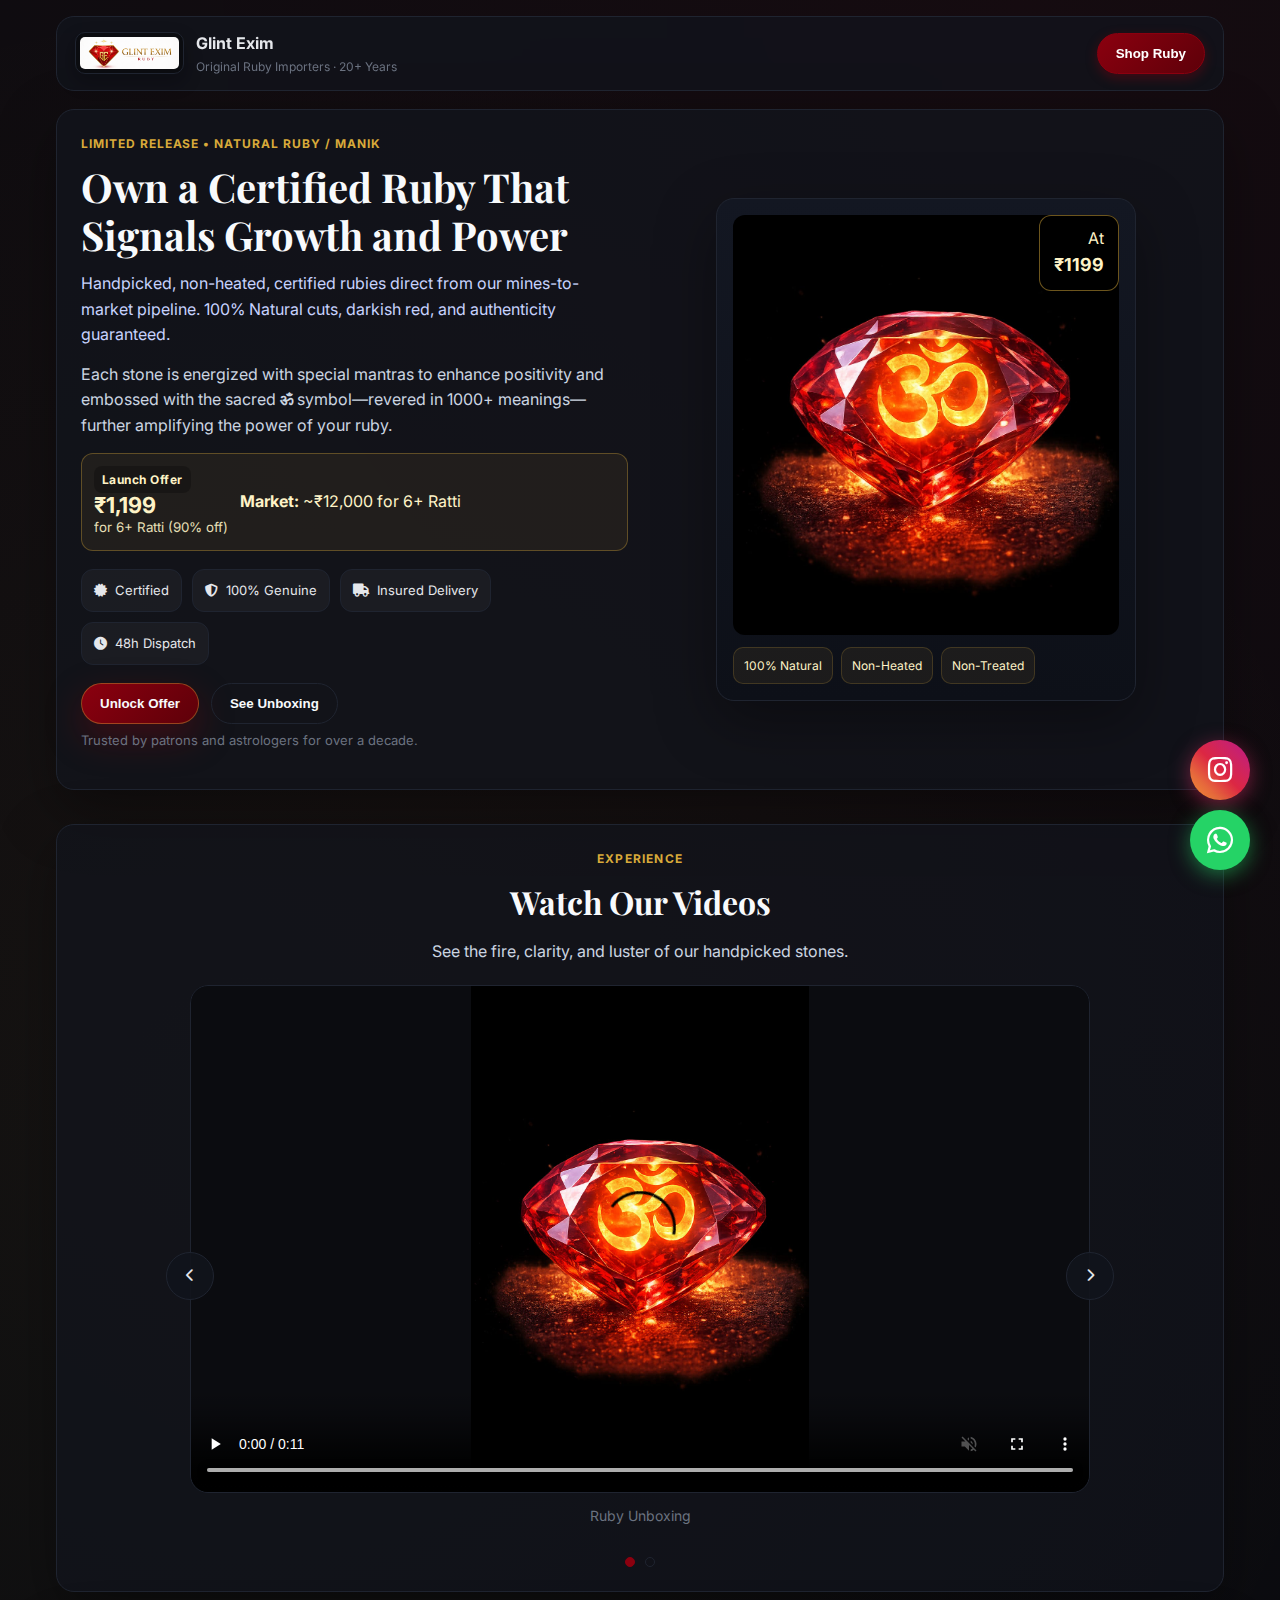
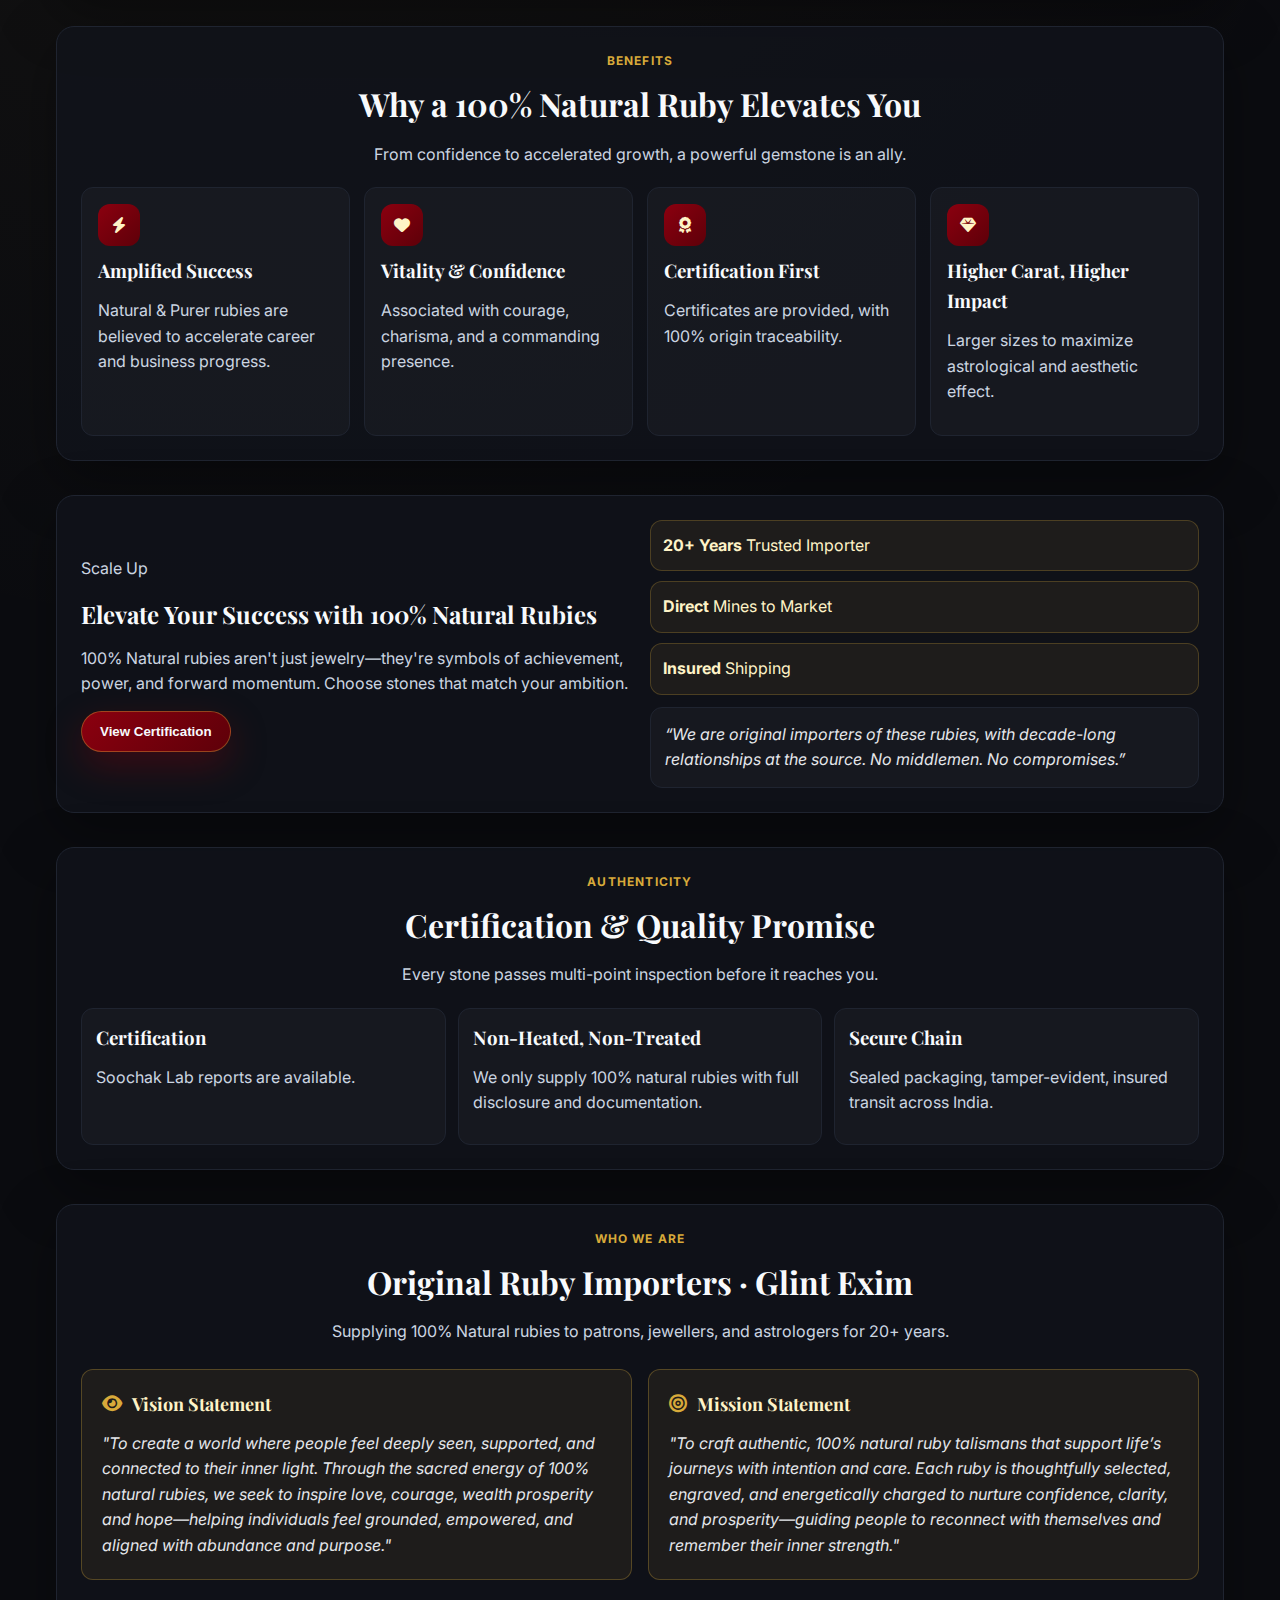
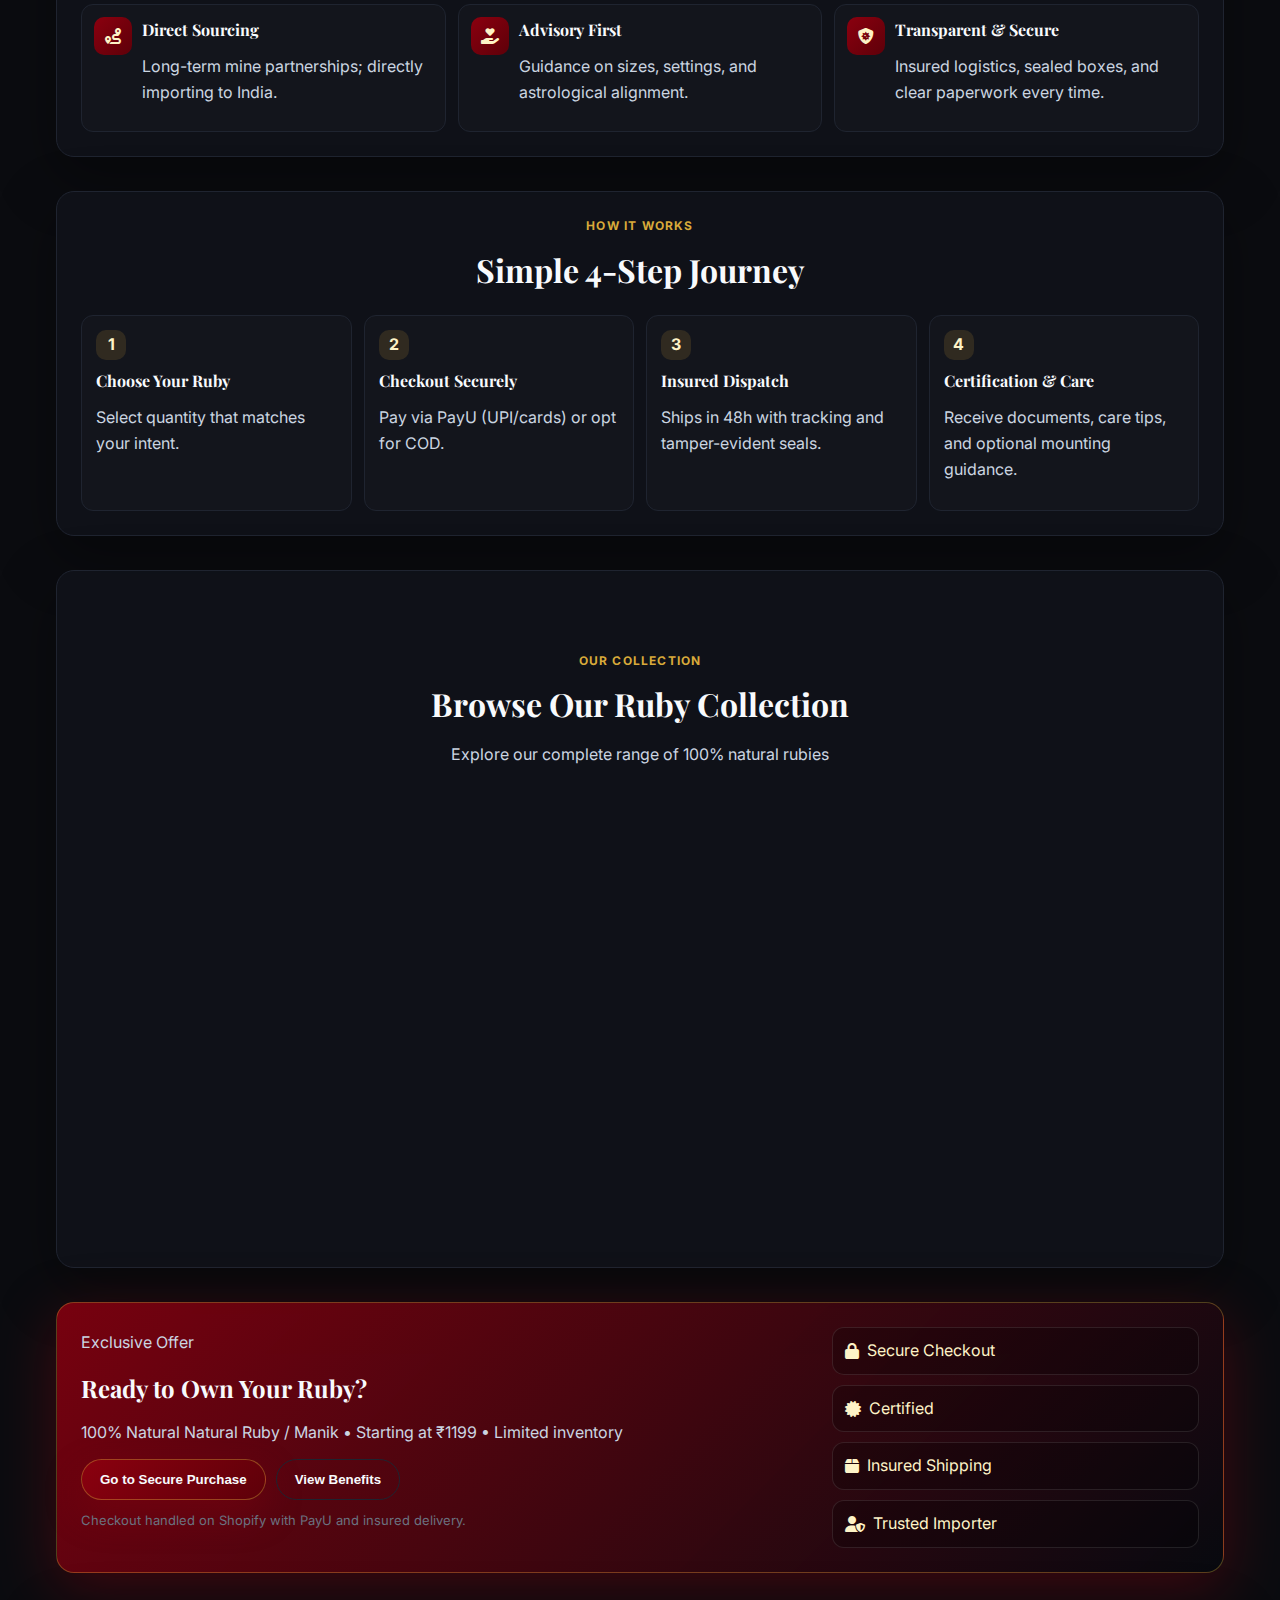
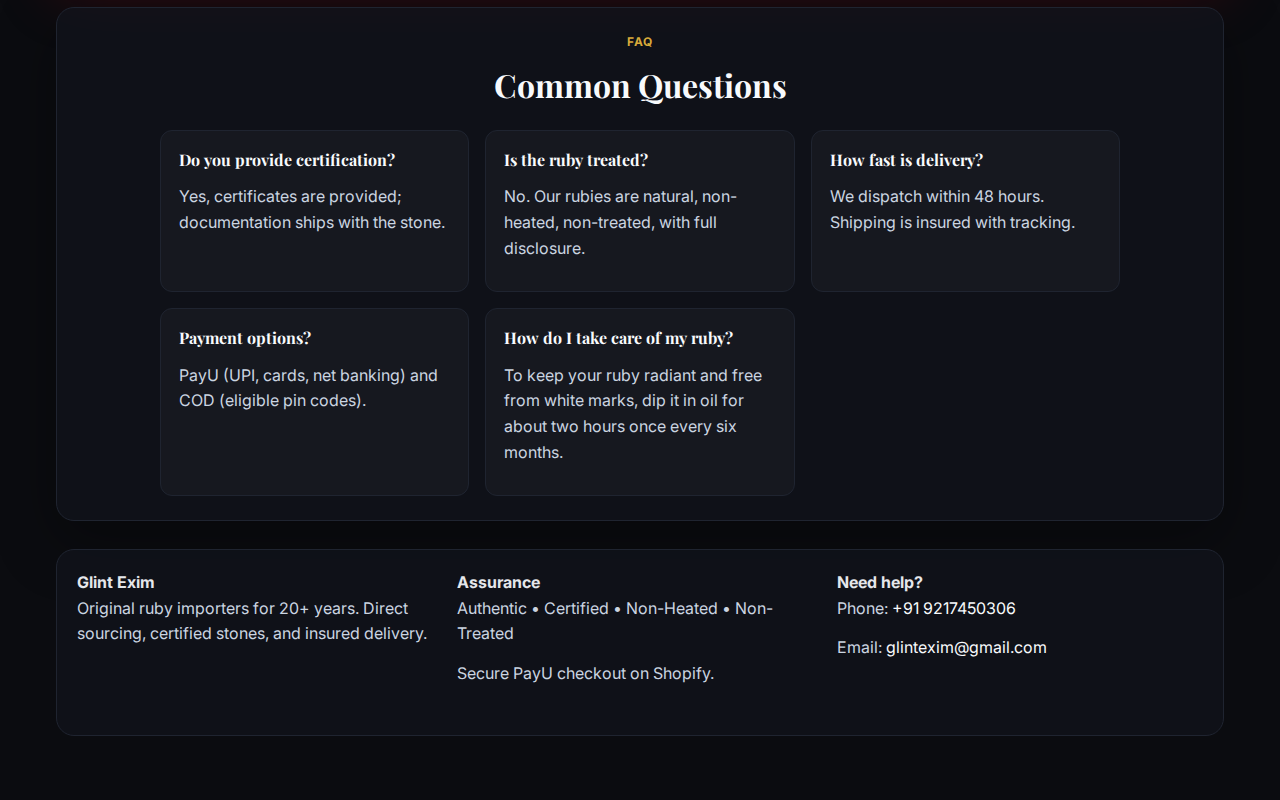
<file: campaign-ruby/index.html>
<!DOCTYPE html>
<html lang="en">
<head>
  <meta charset="UTF-8">
  <meta name="viewport" content="width=device-width, initial-scale=1.0">
  <meta name="robots" content="noindex, nofollow">
  <title>100% Natural Ruby | Glint Exim Exclusive</title>
  
  <!-- Google tag (gtag.js) -->
  <script async src="https://www.googletagmanager.com/gtag/js?id=G-Q4J112TR4H"></script>
  <script>
    window.dataLayer = window.dataLayer || [];
    function gtag(){dataLayer.push(arguments);}
    gtag('js', new Date());
    gtag('config', 'G-Q4J112TR4H');
  </script>
  
  <link rel="icon" type="image/svg+xml" href="favicon.svg">
  <link rel="alternate icon" type="image/jpeg" href="../lp/images/ruby.jpeg">
  <link rel="stylesheet" href="styles.css">
  <link rel="preconnect" href="https://fonts.googleapis.com">
  <link rel="preconnect" href="https://fonts.gstatic.com" crossorigin>
  <link href="https://fonts.googleapis.com/css2?family=Playfair+Display:wght@600;700&family=Inter:wght@400;500;600;700&display=swap" rel="stylesheet">
  <link rel="stylesheet" href="https://cdnjs.cloudflare.com/ajax/libs/font-awesome/6.5.0/css/all.min.css">
</head>
<body>
  <div class="page-shell">
    <header class="topbar">
      <div class="brand">
        <img class="brand-logo" src="../lp/images/ge logo 2.png" alt="Glint Exim logo" loading="lazy">
        
        <div class="brand-text">
          <strong>Glint Exim</strong>
          <small>Original Ruby Importers · 20+ Years</small>
        </div>
      </div>
      <div class="top-cta">
        <button class="btn ghost" id="shopRubyBtn">Shop Ruby</button>
      </div>
    </header>

    <main>
      <section class="hero">
        <div class="hero-copy">
          <p class="eyebrow">Limited Release • Natural Ruby / Manik</p>
          <h1>Own a Certified Ruby That Signals Growth and Power</h1>
          <p class="lede">
            Handpicked, non-heated, certified rubies direct from our mines-to-market pipeline.
            100% Natural cuts,  darkish red, and authenticity guaranteed.
          </p>
          <p>Each stone is energized with special mantras to enhance positivity and embossed with the sacred <strong>ॐ</strong> symbol—revered in 1000+ meanings—further amplifying the power of your ruby.</p>
          <div class="offer-banner">
            <div class="offer-price">
              <span class="offer-label">Launch Offer</span>
              <strong>₹1,199</strong>
              <small>for 6+ Ratti (90% off)</small>
            </div>
            <div class="offer-detail">
              <p><strong>Market:</strong> ~₹12,000 for 6+ Ratti </p>
              <p class="tiny-muted"></p>
            </div>
          </div>
          <div class="hero-badges">
            <span><i class="fas fa-certificate"></i> Certified</span>
            <span><i class="fas fa-shield-alt"></i> 100% Genuine</span>
            <span><i class="fas fa-truck"></i> Insured Delivery</span>
            <span><i class="fas fa-clock"></i> 48h Dispatch</span>
          </div>
          <div class="hero-actions">
            <button class="btn primary" data-scroll="#cta">Unlock Offer</button>
            <button class="btn outline" data-scroll="#video">See Unboxing</button>
          </div>
          <p class="trust-note">Trusted by patrons and astrologers for over a decade.</p>
        </div>
        <div class="hero-visual">
          <div class="hero-card">
            <img src="../lp/images/ruby.jpeg" alt="100% Natural Ruby" loading="lazy">
            <div class="price-chip">
              <span>At</span><strong>₹1199</strong>
              <small></small>
            </div>
            <div class="quality-pills">
              <span>100% Natural</span>
              <span>Non-Heated</span>
              <span>Non-Treated</span>
            </div>
          </div>
        </div>
      </section>

      <section class="section video" id="video">
        <div class="section-head">
          <p class="eyebrow">Experience</p>
          <h2>Watch Our Videos</h2>
          <p>See the fire, clarity, and luster of our handpicked stones.</p>
        </div>
        <div class="video-carousel">
          <button class="video-carousel-prev" type="button" aria-label="Previous video">
            <i class="fas fa-chevron-left"></i>
          </button>
          <button class="video-carousel-next" type="button" aria-label="Next video">
            <i class="fas fa-chevron-right"></i>
          </button>
          <div class="video-carousel-inner">
            <div class="video-slide active">
              <div class="video-frame">
                <video class="carousel-video" data-video="0" controls muted playsinline poster="../lp/images/ruby.jpeg" preload="auto">
                  <source src="../lp/images/unboxing_video.mp4" type="video/mp4">
                  Your browser does not support the video tag.
                </video>
              </div>
              <p class="video-slide-caption">Ruby Unboxing</p>
            </div>
            <div class="video-slide">
              <div class="video-frame">
                <video class="carousel-video" data-video="1" controls muted playsinline poster="../lp/images/ruby.jpeg" preload="metadata">
                  <source src="../lp/images/cards.mp4" type="video/mp4">
                  Your browser does not support the video tag.
                </video>
              </div>
              <p class="video-slide-caption">Cards</p>
            </div>
          </div>
          <div class="video-carousel-indicators">
            <button type="button" class="video-indicator active" data-slide="0" aria-label="Video 1"></button>
            <button type="button" class="video-indicator" data-slide="1" aria-label="Video 2"></button>
          </div>
        </div>
      </section>

      <section class="section benefits">
        <div class="section-head">
          <p class="eyebrow">Benefits</p>
          <h2>Why a 100% Natural Ruby Elevates You</h2>
          <p>From confidence to accelerated growth, a powerful gemstone is an ally.</p>
        </div>
        <div class="cards-grid">
          <div class="card">
            <div class="icon"><i class="fas fa-bolt"></i></div>
            <h3>Amplified Success</h3>
            <p>Natural & Purer rubies are believed to accelerate career and business progress.</p>
          </div>
          <div class="card">
            <div class="icon"><i class="fas fa-heart"></i></div>
            <h3>Vitality & Confidence</h3>
            <p>Associated with courage, charisma, and a commanding presence.</p>
          </div>
          <div class="card">
            <div class="icon"><i class="fas fa-award"></i></div>
            <h3>Certification First</h3>
            <p>Certificates are provided, with 100% origin traceability.</p>
          </div>
          <div class="card">
            <div class="icon"><i class="fas fa-gem"></i></div>
            <h3>Higher Carat, Higher Impact</h3>
            <p>Larger sizes to maximize astrological and aesthetic effect.</p>
          </div>
        </div>
      </section>

      

      <section class="section split">
        <div class="split-copy">
          <p class="eyebrow">Scale Up</p>
          <h2>Elevate Your Success with 100% Natural Rubies</h2>
          <p>100% Natural rubies aren't just jewelry—they're symbols of achievement, power, and forward momentum. Choose stones that match your ambition.</p>
          <div class="cta-row">
            <button class="btn primary" data-scroll="#certs">View Certification</button>
          </div>
        </div>
        <div class="split-visual">
          <div class="badge-stack">
            <div class="badge">
              <strong>20+ Years</strong>
              <span>Trusted Importer</span>
            </div>
            <div class="badge">
              <strong>Direct</strong>
              <span>Mines to Market</span>
            </div>
            <div class="badge">
              <strong>Insured</strong>
              <span>Shipping</span>
            </div>
          </div>
          <div class="quote">
            “We are original importers of these rubies, with decade-long relationships at the source. No middlemen. No compromises.”
          </div>
        </div>
      </section>

      <section class="section certs" id="certs">
        <div class="section-head">
          <p class="eyebrow">Authenticity</p>
          <h2>Certification & Quality Promise</h2>
          <p>Every stone passes multi-point inspection before it reaches you.</p>
        </div>
        <div class="cert-grid">
          <div class="cert-card">
            <h3>Certification</h3>
            <p>Soochak Lab reports are available. </p>
          </div>
          <div class="cert-card">
            <h3>Non-Heated, Non-Treated</h3>
            <p>We only supply 100% natural rubies with full disclosure and documentation.</p>
          </div>
          <div class="cert-card">
            <h3>Secure Chain</h3>
            <p>Sealed packaging, tamper-evident, insured transit across India.</p>
          </div>
        </div>
      </section>

      <section class="section story">
        <div class="section-head">
          <p class="eyebrow">Who We Are</p>
          <h2>Original Ruby Importers · Glint Exim</h2>
          <p>Supplying 100% Natural rubies to patrons, jewellers, and astrologers for 20+ years.</p>
        </div>
        <div class="vision-mission">
          <div class="vision-mission-card">
            <h3><i class="fas fa-eye"></i> Vision Statement</h3>
            <p>"To create a world where people feel deeply seen, supported, and connected to their inner light. Through the sacred energy of 100% natural rubies, we seek to inspire love, courage, wealth prosperity and hope—helping individuals feel grounded, empowered, and aligned with abundance and purpose."</p>
          </div>
          <div class="vision-mission-card">
            <h3><i class="fas fa-bullseye"></i> Mission Statement</h3>
            <p>"To craft authentic, 100% natural ruby talismans that support life’s journeys with intention and care. Each ruby is thoughtfully selected, engraved, and energetically charged to nurture confidence, clarity, and prosperity—guiding people to reconnect with themselves and remember their inner strength."</p>
          </div>
        </div>
        <div class="story-content">
          <div class="story-point">
            <div class="icon"><i class="fas fa-route"></i></div>
            <div>
              <h4>Direct Sourcing</h4>
              <p>Long-term mine partnerships; directly importing to India.</p>
            </div>
          </div>
          <div class="story-point">
            <div class="icon"><i class="fas fa-hand-holding-heart"></i></div>
            <div>
              <h4>Advisory First</h4>
              <p>Guidance on sizes, settings, and astrological alignment.</p>
            </div>
          </div>
          <div class="story-point">
            <div class="icon"><i class="fas fa-shield-virus"></i></div>
            <div>
              <h4>Transparent & Secure</h4>
              <p>Insured logistics, sealed boxes, and clear paperwork every time.</p>
            </div>
          </div>
        </div>
      </section>

      <section class="section process">
        <div class="section-head">
          <p class="eyebrow">How It Works</p>
          <h2>Simple 4-Step Journey</h2>
        </div>
        <div class="steps">
          <div class="step">
            <span class="step-num">1</span>
            <h4>Choose Your Ruby</h4>
            <p>Select quantity that matches your intent.</p>
          </div>
          <div class="step">
            <span class="step-num">2</span>
            <h4>Checkout Securely</h4>
            <p>Pay via PayU (UPI/cards) or opt for COD.</p>
          </div>
          <div class="step">
            <span class="step-num">3</span>
            <h4>Insured Dispatch</h4>
            <p>Ships in 48h with tracking and tamper-evident seals.</p>
          </div>
          <div class="step">
            <span class="step-num">4</span>
            <h4>Certification & Care</h4>
            <p>Receive documents, care tips, and optional mounting guidance.</p>
          </div>
        </div>
      </section>

      <!-- Products Collection Section -->
      <section class="section products-collection" id="products">
        <div class="section-head">
          <p class="eyebrow">Our Collection</p>
          <h2>Browse Our Ruby Collection</h2>
          <p>Explore our complete range of 100% natural rubies</p>
        </div>
        <div class="collection-wrapper">
          <!-- Shopify Collection Component - Visible for browsing -->
          <div id='collection-component-1769582114770'></div>
        </div>
      </section>

      <section class="section cta" id="cta">
        <div class="cta-card">
          <div>
            <p class="eyebrow">Exclusive Offer</p>
            <h2>Ready to Own Your Ruby?</h2>
            <p class="lede">100% Natural Natural Ruby / Manik • Starting at ₹1199 • Limited inventory</p>
            <div class="cta-actions">
              <button class="btn primary" id="ctaShop">Go to Secure Purchase</button>
              <button class="btn outline" data-scroll="#benefits">View Benefits</button>
            </div>
            <p class="trust-note">Checkout handled on Shopify with PayU and insured delivery.</p>
          </div>
          <div class="cta-pillars">
            <div class="pillar"><i class="fas fa-lock"></i> Secure Checkout</div>
            <div class="pillar"><i class="fas fa-certificate"></i> Certified</div>
            <div class="pillar"><i class="fas fa-box"></i> Insured Shipping</div>
            <div class="pillar"><i class="fas fa-user-shield"></i> Trusted Importer</div>
          </div>
        </div>
      </section>

      <section class="section faq" id="benefits">
        <div class="section-head">
          <p class="eyebrow">FAQ</p>
          <h2>Common Questions</h2>
        </div>
        <div class="faq-list">
          <div class="faq-item">
            <h4>Do you provide certification?</h4>
            <p>Yes, certificates are provided; documentation ships with the stone.</p>
          </div>
          <div class="faq-item">
            <h4>Is the ruby treated?</h4>
            <p>No. Our rubies are natural, non-heated, non-treated, with full disclosure.</p>
          </div>
          <div class="faq-item">
            <h4>How fast is delivery?</h4>
            <p>We dispatch within 48 hours. Shipping is insured with tracking.</p>
          </div>
          <div class="faq-item">
            <h4>Payment options?</h4>
            <p>PayU (UPI, cards, net banking) and COD (eligible pin codes).</p>
          </div>
          <div class="faq-item">
            <h4>How do I take care of my ruby?</h4>
            <p>To keep your ruby radiant and free from white marks, dip it in oil for about two hours once every six months.</p>
          </div>
        </div>
      </section>
    </main>

    <footer class="footer">
      <div class="footer-grid">
        <div>
          <strong>Glint Exim</strong>
          <p>Original ruby importers for 20+ years. Direct sourcing, certified stones, and insured delivery.</p>
        </div>
        <div>
          <strong>Assurance</strong>
          <p>Authentic • Certified • Non-Heated • Non-Treated</p>
          <p>Secure PayU checkout on Shopify.</p>
        </div>
        <div>
          <strong>Need help?</strong>
          <p>Phone: <a href="tel:+919217450306">+91 9217450306</a></p>
          <p>Email: <a href="https://mail.google.com/mail/?view=cm&fs=1&to=glintexim@gmail.com" target="_blank" rel="noopener">glintexim@gmail.com</a></p>
        </div>
      </div>
      <p class="footer-note"></p>
    </footer>
  </div>

  <!-- Floating Shop Ruby Button (appears on scroll) -->
  <div class="floating-shop-btn" id="floatingShopBtn">
    <button id="floatingShopRubyBtn">Shop Ruby</button>
  </div>

  <!-- Instagram Floating Button -->
  <a href="https://www.instagram.com/glint.exim.ruby?igsh=MWE2MmYxYzU4MGw3bw==" class="instagram-float" target="_blank" rel="noopener" aria-label="Follow on Instagram" title="Follow on Instagram">
    <i class="fab fa-instagram"></i>
  </a>

  <!-- WhatsApp Floating Button -->
  <a href="https://wa.me/919217450306" class="whatsapp-float" target="_blank" rel="noopener" aria-label="Chat on WhatsApp" title="Chat on WhatsApp">
    <i class="fab fa-whatsapp"></i>
  </a>

  <!-- Product Details Modal -->
  <div class="product-modal" id="productModal">
    <div class="product-modal-overlay"></div>
    <div class="product-modal-content">
      <button class="product-modal-close" id="closeModal" aria-label="Close modal">
        <i class="fas fa-times"></i>
      </button>
      <div class="product-modal-body">
        <h2 class="product-modal-title" id="modalTitle"></h2>
        <div class="product-modal-description" id="modalDescription"></div>
      </div>
    </div>
  </div>

  <!-- Shopify Product Component (Original) - Hidden from view, shown in sidebar/modal when triggered -->
  <div id='product-component-1768370709576' style="visibility: hidden; position: absolute; left: -9999px; top: -9999px; width: 1px; height: 1px; overflow: hidden;"></div>

  <script type="text/javascript">
  /*<![CDATA[*/
  (function () {
    var scriptURL = 'https://sdks.shopifycdn.com/buy-button/latest/buy-button-storefront.min.js';
    if (window.ShopifyBuy) {
      if (window.ShopifyBuy.UI) {
        ShopifyBuyInit();
      } else {
        loadScript();
      }
    } else {
      loadScript();
    }
    function loadScript() {
      var script = document.createElement('script');
      script.async = true;
      script.src = scriptURL;
      (document.getElementsByTagName('head')[0] || document.getElementsByTagName('body')[0]).appendChild(script);
      script.onload = ShopifyBuyInit;
    }
    function ShopifyBuyInit() {
      var client = ShopifyBuy.buildClient({
        domain: 'qhrmh1-yu.myshopify.com',
        storefrontAccessToken: '24f9545ee81a1702a55296a581ccdfb0',
      });
      ShopifyBuy.UI.onReady(client).then(function (ui) {
        // Create Product Component (Original)
        ui.createComponent('product', {
          id: '10208663765309',
          node: document.getElementById('product-component-1768370709576'),
          moneyFormat: 'Rs.%20%7B%7Bamount%7D%7D',
          options: {
            "product": {
              "styles": {
                "product": {
                  "@media (min-width: 601px)": {
                    "max-width": "calc(25% - 20px)",
                    "margin-left": "20px",
                    "margin-bottom": "50px"
                  }
                }
              },
              "text": {
                "button": "Add to cart"
              }
            },
            "productSet": {
              "styles": {
                "products": {
                  "@media (min-width: 601px)": {
                    "margin-left": "-20px"
                  }
                }
              }
            },
            "modalProduct": {
              "contents": {
                "img": false,
                "imgWithCarousel": true,
                "button": false,
                "buttonWithQuantity": true
              },
              "styles": {
                "product": {
                  "@media (min-width: 601px)": {
                    "max-width": "100%",
                    "margin-left": "0px",
                    "margin-bottom": "0px"
                  }
                }
              },
              "text": {
                "button": "Add to cart"
              }
            },
            "option": {},
            "cart": {
              "text": {
                "total": "Subtotal",
                "button": "Checkout"
              },
              "popup": false,
              "startOpen": false
            },
            "toggle": {
              "contents": {
                "count": false,
                "title": false,
                "icon": false
              },
              "styles": {
                "toggle": {
                  "display": "none"
                }
              }
            }
          },
        });

        // Create Collection Component
        ui.createComponent('collection', {
          id: '537409585469',
          node: document.getElementById('collection-component-1769582114770'),
          moneyFormat: 'Rs.%20%7B%7Bamount%7D%7D',
          options: {
            "product": {
              "styles": {
                "product": {
                  "@media (min-width: 601px)": {
                    "max-width": "calc(25% - 20px)",
                    "margin-left": "20px",
                    "margin-bottom": "50px",
                    "width": "calc(25% - 20px)"
                  },
                  "img": {
                    "height": "calc(100% - 15px)",
                    "position": "absolute",
                    "left": "0",
                    "right": "0",
                    "top": "0"
                  },
                  "imgWrapper": {
                    "padding-top": "calc(75% + 15px)",
                    "position": "relative",
                    "height": "0"
                  }
                }
              },
              "text": {
                "button": "Add to cart"
              }
            },
            "productSet": {
              "styles": {
                "products": {
                  "@media (min-width: 601px)": {
                    "margin-left": "-20px"
                  }
                }
              }
            },
            "modalProduct": {
              "contents": {
                "img": false,
                "imgWithCarousel": true,
                "button": false,
                "buttonWithQuantity": true
              },
              "styles": {
                "product": {
                  "@media (min-width: 601px)": {
                    "max-width": "100%",
                    "margin-left": "0px",
                    "margin-bottom": "0px"
                  }
                }
              },
              "text": {
                "button": "Add to cart"
              }
            },
            "option": {},
            "cart": {
              "text": {
                "total": "Subtotal",
                "button": "Checkout"
              }
            },
            "toggle": {}
          },
        });
        
        // Store UI instance globally for button triggers
        window.shopifyUI = ui;
        window.shopifyClient = client;
        
        // Wait a bit for components to render, then store reference
        setTimeout(function() {
          const productComponent = document.getElementById('product-component-1768370709576');
          const collectionComponent = document.getElementById('collection-component-1769582114770');
          if (productComponent || collectionComponent) {
            window.shopifyProductComponent = productComponent;
            window.shopifyCollectionComponent = collectionComponent;
            window.shopifyReady = true;
            console.log('Shopify components initialized');
            
            // Trigger custom event to notify that Shopify is ready
            if (typeof window.dispatchEvent !== 'undefined') {
              window.dispatchEvent(new CustomEvent('shopifyReady'));
            }
          }
        }, 1000);
      });
    }
  })();
  /*]]>*/
  </script>

  <script src="script.js" onerror="console.error('Failed to load script.js - check file path!')"></script>
  <script>
    // Debug: Check if script.js loaded and everything is ready
    window.addEventListener('load', function() {
      console.log('=== Page Load Debug ===');
      console.log('Script.js loaded:', typeof triggerShopifyModal !== 'undefined');
      console.log('Shopify UI available:', !!window.shopifyUI);
      console.log('Shopify ready:', !!window.shopifyReady);
      console.log('Product component exists:', !!document.getElementById('product-component-1768370709576'));
      console.log('Collection component exists:', !!document.getElementById('collection-component-1769582114770'));
      
      // Check if buttons exist
      const shopBtn = document.getElementById('shopRubyBtn');
      const ctaBtn = document.getElementById('ctaShop');
      console.log('Shop Ruby button exists:', !!shopBtn);
      console.log('CTA Shop button exists:', !!ctaBtn);
      
      if (shopBtn) {
        console.log('Shop Ruby button has listener:', !!shopBtn.dataset.shopifyListener);
        // Test click handler
        console.log('Shop Ruby button onclick:', shopBtn.onclick);
      }
      
      // Force setup buttons one more time after page load
      setTimeout(function() {
        if (typeof setupShopifyButtons === 'function') {
          console.log('Force setting up buttons after page load...');
          setupShopifyButtons();
        }
      }, 2000);
    });
  </script>
</body>
</html>
</file>
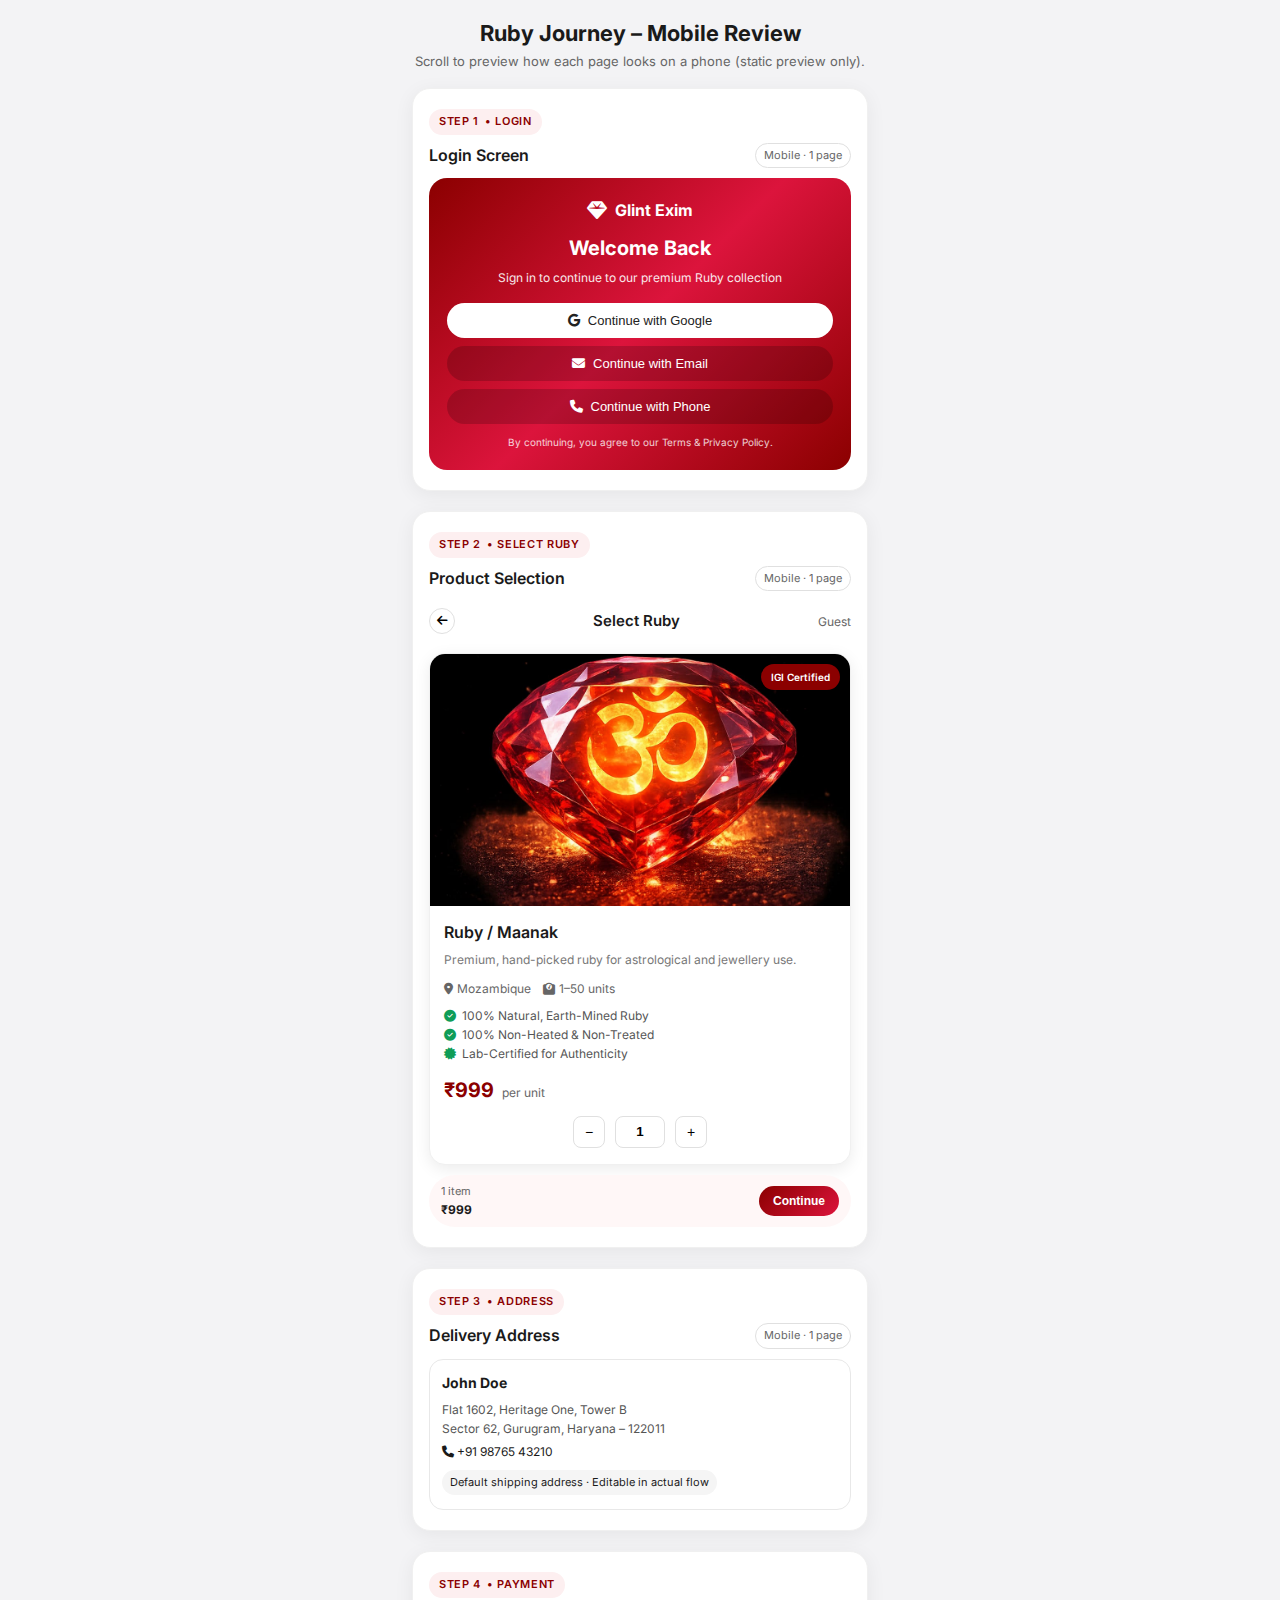
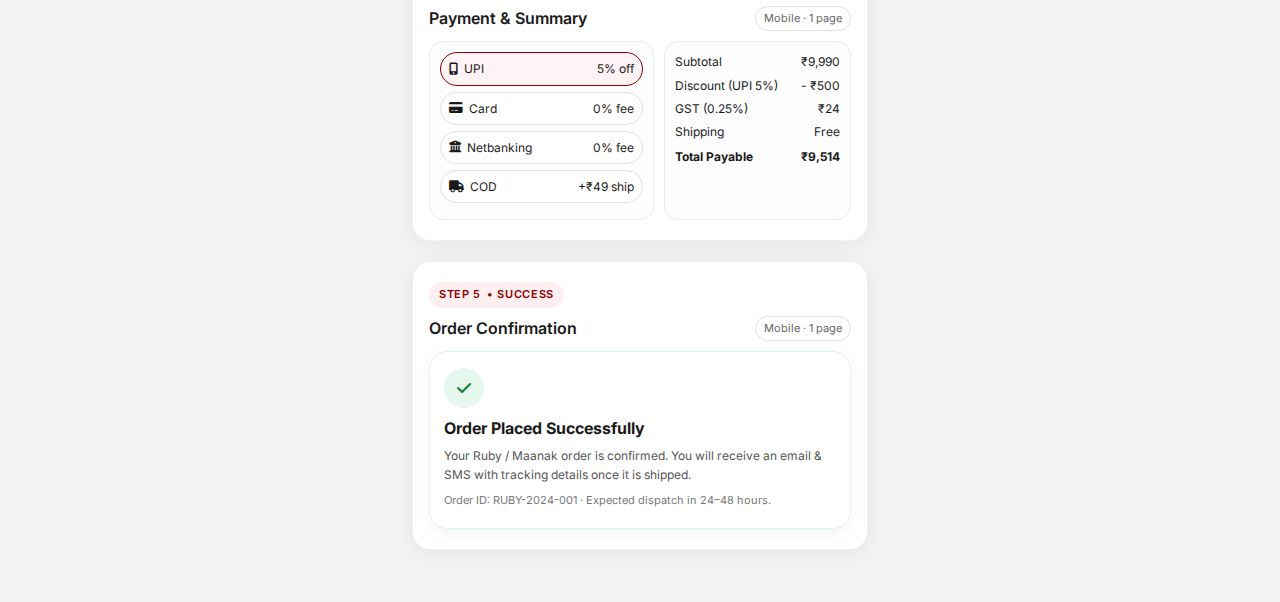
<file: lp/ruby-mobile-flow-preview.html>
<!DOCTYPE html>
<html lang="en">
<head>
    <meta charset="UTF-8">
    <meta name="viewport" content="width=device-width, initial-scale=1.0">
    <title>Ruby Flow - Mobile Review | Glint Exim</title>
    <!-- External CDNs (icons + font) -->
    <link rel="stylesheet" href="https://cdnjs.cloudflare.com/ajax/libs/font-awesome/6.4.0/css/all.min.css">
    <link href="https://fonts.googleapis.com/css2?family=Inter:wght@300;400;500;600;700&display=swap" rel="stylesheet">
    <style>
        * { margin: 0; padding: 0; box-sizing: border-box; }

        body {
            font-family: 'Inter', -apple-system, BlinkMacSystemFont, 'Segoe UI', sans-serif;
            background: #f3f3f5;
            color: #1a1a1a;
            line-height: 1.6;
        }

        .flow-wrapper {
            max-width: 480px;
            margin: 0 auto;
            padding: 16px 12px 32px;
        }

        .flow-header {
            text-align: center;
            margin-bottom: 16px;
        }

        .flow-header h1 {
            font-size: 22px;
            font-weight: 700;
        }

        .flow-header p {
            font-size: 13px;
            color: #666;
        }

        .step-badge {
            display: inline-flex;
            align-items: center;
            gap: 6px;
            font-size: 11px;
            font-weight: 600;
            text-transform: uppercase;
            letter-spacing: 0.06em;
            color: #8b0000;
            background: #fdeff0;
            padding: 4px 10px;
            border-radius: 999px;
            margin-bottom: 8px;
        }

        .screen-card {
            background: #ffffff;
            border-radius: 18px;
            box-shadow: 0 4px 20px rgba(0, 0, 0, 0.06);
            padding: 18px 16px 20px;
            margin-bottom: 20px;
            border: 1px solid #f0f0f0;
        }

        .screen-title-row {
            display: flex;
            align-items: center;
            justify-content: space-between;
            margin-bottom: 10px;
        }

        .screen-title-row h2 {
            font-size: 16px;
            font-weight: 600;
        }

        .device-tag {
            font-size: 11px;
            color: #666;
            padding: 3px 8px;
            border-radius: 999px;
            border: 1px solid #e0e0e0;
        }

        /* --- Login screen (preview) --- */
        .login-preview {
            background: linear-gradient(135deg, #8b0000 0%, #dc143c 50%, #8b0000 100%);
            border-radius: 18px;
            padding: 20px 18px;
            color: #fff;
        }

        .login-header-preview {
            text-align: center;
            margin-bottom: 16px;
        }

        .login-logo {
            display: inline-flex;
            align-items: center;
            gap: 8px;
            font-weight: 700;
            margin-bottom: 8px;
        }

        .login-logo i {
            font-size: 20px;
        }

        .login-header-preview h3 {
            font-size: 20px;
            margin-bottom: 4px;
        }

        .login-header-preview p {
            font-size: 12px;
            opacity: 0.9;
        }

        .login-btn-row {
            display: flex;
            flex-direction: column;
            gap: 8px;
        }

        .login-btn-preview {
            border-radius: 999px;
            border: none;
            padding: 10px 14px;
            font-size: 13px;
            display: flex;
            align-items: center;
            justify-content: center;
            gap: 8px;
        }

        .login-google {
            background: #fff;
            color: #222;
        }

        .login-email,
        .login-phone {
            background: rgba(0, 0, 0, 0.18);
            color: #fff;
        }

        .login-note {
            font-size: 10px;
            text-align: center;
            margin-top: 10px;
            opacity: 0.8;
        }

        /* --- Product screen (from ruby-products) --- */
        .product-preview .products-nav {
            height: 40px;
            display: flex;
            align-items: center;
            justify-content: space-between;
            margin-bottom: 12px;
        }

        .product-preview .products-nav h3 {
            font-size: 15px;
            font-weight: 600;
        }

        .product-preview .back-btn {
            width: 26px;
            height: 26px;
            border-radius: 999px;
            border: 1px solid #e0e0e0;
            display: flex;
            align-items: center;
            justify-content: center;
            font-size: 12px;
            background: #fff;
        }

        .product-card {
            background: #fff;
            border-radius: 16px;
            overflow: hidden;
            box-shadow: 0 4px 16px rgba(0, 0, 0, 0.08);
            border: 1px solid #f0f0f0;
        }

        .product-image-wrapper {
            position: relative;
            width: 100%;
            padding-top: 60%;
            background: #f5f5f5;
        }

        .product-image-wrapper img {
            position: absolute;
            inset: 0;
            width: 100%;
            height: 100%;
            object-fit: cover;
        }

        .product-badge {
            position: absolute;
            top: 10px;
            right: 10px;
            background: #8b0000;
            color: #fff;
            padding: 5px 10px;
            border-radius: 999px;
            font-size: 10px;
            font-weight: 600;
        }

        .product-body {
            padding: 14px 14px 16px;
        }

        .product-body h3 {
            font-size: 16px;
            font-weight: 600;
            margin-bottom: 4px;
        }

        .product-subtitle {
            font-size: 12px;
            color: #777;
            margin-bottom: 10px;
        }

        .product-meta {
            display: flex;
            gap: 12px;
            font-size: 12px;
            color: #666;
            margin-bottom: 8px;
        }

        .product-meta span {
            display: inline-flex;
            align-items: center;
            gap: 4px;
        }

        .product-price-row {
            margin-bottom: 10px;
        }

        .product-price-row .price {
            font-size: 20px;
            font-weight: 700;
            color: #8b0000;
        }

        .product-price-row .unit {
            font-size: 12px;
            color: #666;
            margin-left: 4px;
        }

        .product-quality-list {
            list-style: none;
            font-size: 12px;
            color: #555;
            margin-bottom: 10px;
        }

        .product-quality-list li {
            display: flex;
            align-items: center;
            gap: 6px;
        }

        .product-quality-list i {
            color: #0f9d58;
            font-size: 12px;
        }

        .qty-row {
            display: flex;
            align-items: center;
            justify-content: center;
            gap: 10px;
            margin-top: 4px;
        }

        .qty-btn {
            width: 32px;
            height: 32px;
            border-radius: 8px;
            border: 1px solid #e0e0e0;
            background: #fff;
            font-size: 14px;
        }

        .qty-input {
            width: 50px;
            height: 32px;
            border-radius: 8px;
            border: 1px solid #e0e0e0;
            text-align: center;
            font-weight: 600;
        }

        .cart-bar-preview {
            margin-top: 10px;
            border-radius: 999px;
            background: #fff7f7;
            padding: 8px 12px;
            display: flex;
            align-items: center;
            justify-content: space-between;
            font-size: 12px;
        }

        .cart-total {
            font-weight: 700;
        }

        .btn-primary {
            border-radius: 999px;
            border: none;
            padding: 8px 14px;
            background: linear-gradient(135deg, #8b0000, #dc143c);
            color: #fff;
            font-size: 12px;
            font-weight: 600;
        }

        /* --- Address preview --- */
        .address-card {
            border-radius: 14px;
            border: 1px solid #e8e8e8;
            padding: 12px 12px 14px;
            background: #fff;
            font-size: 13px;
        }

        .address-card h3 {
            font-size: 14px;
            margin-bottom: 6px;
        }

        .address-line {
            font-size: 12px;
            color: #555;
        }

        .address-phone {
            font-size: 12px;
            margin-top: 4px;
        }

        .address-chip {
            display: inline-block;
            margin-top: 8px;
            padding: 4px 8px;
            font-size: 11px;
            border-radius: 999px;
            background: #f5f5f5;
        }

        /* --- Payment preview --- */
        .payment-layout-preview {
            display: grid;
            grid-template-columns: 1.2fr 1fr;
            gap: 10px;
        }

        .payment-methods-mini,
        .payment-summary-mini {
            background: #fdfdfd;
            border-radius: 14px;
            border: 1px solid #ececec;
            padding: 10px;
            font-size: 12px;
        }

        .payment-method-pill {
            display: flex;
            align-items: center;
            justify-content: space-between;
            padding: 6px 8px;
            border-radius: 999px;
            background: #fff;
            border: 1px solid #e0e0e0;
            margin-bottom: 6px;
        }

        .payment-method-pill span {
            display: inline-flex;
            align-items: center;
            gap: 6px;
        }

        .payment-method-pill.active {
            border-color: #8b0000;
            background: #fff3f5;
        }

        .summary-row {
            display: flex;
            align-items: center;
            justify-content: space-between;
            margin-bottom: 4px;
        }

        .summary-row.total {
            font-weight: 700;
            margin-top: 6px;
        }

        /* --- Success preview --- */
        .success-card {
            border-radius: 18px;
            background: #ffffff;
            border: 1px solid #e0f3e5;
            padding: 16px 14px 18px;
            box-shadow: 0 4px 16px rgba(0, 0, 0, 0.05);
        }

        .success-icon {
            width: 40px;
            height: 40px;
            border-radius: 999px;
            background: #e6f7ed;
            display: flex;
            align-items: center;
            justify-content: center;
            color: #1a7f37;
            margin-bottom: 8px;
        }

        .success-card h3 {
            font-size: 16px;
            margin-bottom: 4px;
        }

        .success-card p {
            font-size: 12px;
            color: #555;
        }

        .success-meta {
            font-size: 11px;
            color: #777;
            margin-top: 8px;
        }
    </style>
</head>
<body>
    <div class="flow-wrapper">
        <div class="flow-header">
            <h1>Ruby Journey – Mobile Review</h1>
            <p>Scroll to preview how each page looks on a phone (static preview only).</p>
        </div>

        <!-- Step 1: Login -->
        <div class="screen-card">
            <div class="step-badge"><span>Step 1</span> • Login</div>
            <div class="screen-title-row">
                <h2>Login Screen</h2>
                <span class="device-tag">Mobile · 1 page</span>
            </div>

            <div class="login-preview">
                <div class="login-header-preview">
                    <div class="login-logo">
                        <i class="fas fa-gem"></i>
                        <span>Glint Exim</span>
                    </div>
                    <h3>Welcome Back</h3>
                    <p>Sign in to continue to our premium Ruby collection</p>
                </div>
                <div class="login-btn-row">
                    <button class="login-btn-preview login-google">
                        <i class="fab fa-google"></i> Continue with Google
                    </button>
                    <button class="login-btn-preview login-email">
                        <i class="fas fa-envelope"></i> Continue with Email
                    </button>
                    <button class="login-btn-preview login-phone">
                        <i class="fas fa-phone"></i> Continue with Phone
                    </button>
                </div>
                <div class="login-note">
                    By continuing, you agree to our Terms &amp; Privacy Policy.
                </div>
            </div>
        </div>

        <!-- Step 2: Select Ruby -->
        <div class="screen-card">
            <div class="step-badge"><span>Step 2</span> • Select Ruby</div>
            <div class="screen-title-row">
                <h2>Product Selection</h2>
                <span class="device-tag">Mobile · 1 page</span>
            </div>

            <div class="product-preview">
                <div class="products-nav">
                    <button class="back-btn"><i class="fas fa-arrow-left"></i></button>
                    <h3>Select Ruby</h3>
                    <span style="font-size:12px;color:#666;">Guest</span>
                </div>
                <div class="product-card">
                    <div class="product-image-wrapper">
                        <img src="images/ruby.jpeg" alt="Ruby / Maanak">
                        <div class="product-badge">IGI Certified</div>
                    </div>
                    <div class="product-body">
                        <h3>Ruby / Maanak</h3>
                        <div class="product-subtitle">
                            Premium, hand-picked ruby for astrological and jewellery use.
                        </div>
                        <div class="product-meta">
                            <span><i class="fas fa-map-marker-alt"></i> Mozambique</span>
                            <span><i class="fas fa-weight"></i> 1–50 units</span>
                        </div>
                        <ul class="product-quality-list">
                            <li><i class="fas fa-check-circle"></i> 100% Natural, Earth-Mined Ruby</li>
                            <li><i class="fas fa-check-circle"></i> 100% Non-Heated &amp; Non-Treated</li>
                            <li><i class="fas fa-certificate"></i> Lab-Certified for Authenticity</li>
                        </ul>
                        <div class="product-price-row">
                            <span class="price">₹999</span>
                            <span class="unit">per unit</span>
                        </div>
                        <div class="qty-row">
                            <button class="qty-btn">−</button>
                            <input class="qty-input" value="1" readonly>
                            <button class="qty-btn">+</button>
                        </div>
                    </div>
                </div>
                <div class="cart-bar-preview" style="margin-top:10px;">
                    <div>
                        <div style="font-size:11px;color:#666;">1 item</div>
                        <div class="cart-total">₹999</div>
                    </div>
                    <button class="btn-primary">Continue</button>
                </div>
            </div>
        </div>

        <!-- Step 3: Address -->
        <div class="screen-card">
            <div class="step-badge"><span>Step 3</span> • Address</div>
            <div class="screen-title-row">
                <h2>Delivery Address</h2>
                <span class="device-tag">Mobile · 1 page</span>
            </div>

            <div class="address-card">
                <h3>John Doe</h3>
                <div class="address-line">
                    Flat 1602, Heritage One, Tower B<br>
                    Sector 62, Gurugram, Haryana – 122011
                </div>
                <div class="address-phone">
                    <i class="fas fa-phone"></i> +91 98765 43210
                </div>
                <div class="address-chip">
                    Default shipping address · Editable in actual flow
                </div>
            </div>
        </div>

        <!-- Step 4: Payment -->
        <div class="screen-card">
            <div class="step-badge"><span>Step 4</span> • Payment</div>
            <div class="screen-title-row">
                <h2>Payment & Summary</h2>
                <span class="device-tag">Mobile · 1 page</span>
            </div>

            <div class="payment-layout-preview">
                <div class="payment-methods-mini">
                    <div class="payment-method-pill active">
                        <span><i class="fas fa-mobile-alt"></i> UPI</span>
                        <span>5% off</span>
                    </div>
                    <div class="payment-method-pill">
                        <span><i class="fas fa-credit-card"></i> Card</span>
                        <span>0% fee</span>
                    </div>
                    <div class="payment-method-pill">
                        <span><i class="fas fa-university"></i> Netbanking</span>
                        <span>0% fee</span>
                    </div>
                    <div class="payment-method-pill">
                        <span><i class="fas fa-truck"></i> COD</span>
                        <span>+₹49 ship</span>
                    </div>
                </div>
                <div class="payment-summary-mini">
                    <div class="summary-row">
                        <span>Subtotal</span>
                        <span>₹9,990</span>
                    </div>
                    <div class="summary-row">
                        <span>Discount (UPI 5%)</span>
                        <span>- ₹500</span>
                    </div>
                    <div class="summary-row">
                        <span>GST (0.25%)</span>
                        <span>₹24</span>
                    </div>
                    <div class="summary-row">
                        <span>Shipping</span>
                        <span>Free</span>
                    </div>
                    <div class="summary-row total">
                        <span>Total Payable</span>
                        <span>₹9,514</span>
                    </div>
                </div>
            </div>
        </div>

        <!-- Step 5: Success -->
        <div class="screen-card">
            <div class="step-badge"><span>Step 5</span> • Success</div>
            <div class="screen-title-row">
                <h2>Order Confirmation</h2>
                <span class="device-tag">Mobile · 1 page</span>
            </div>

            <div class="success-card">
                <div class="success-icon">
                    <i class="fas fa-check"></i>
                </div>
                <h3>Order Placed Successfully</h3>
                <p>Your Ruby / Maanak order is confirmed. You will receive an email &amp; SMS with tracking details once it is shipped.</p>
                <div class="success-meta">
                    Order ID: RUBY-2024-001 · Expected dispatch in 24–48 hours.
                </div>
            </div>
        </div>
    </div>
</body>
</html>
</file>
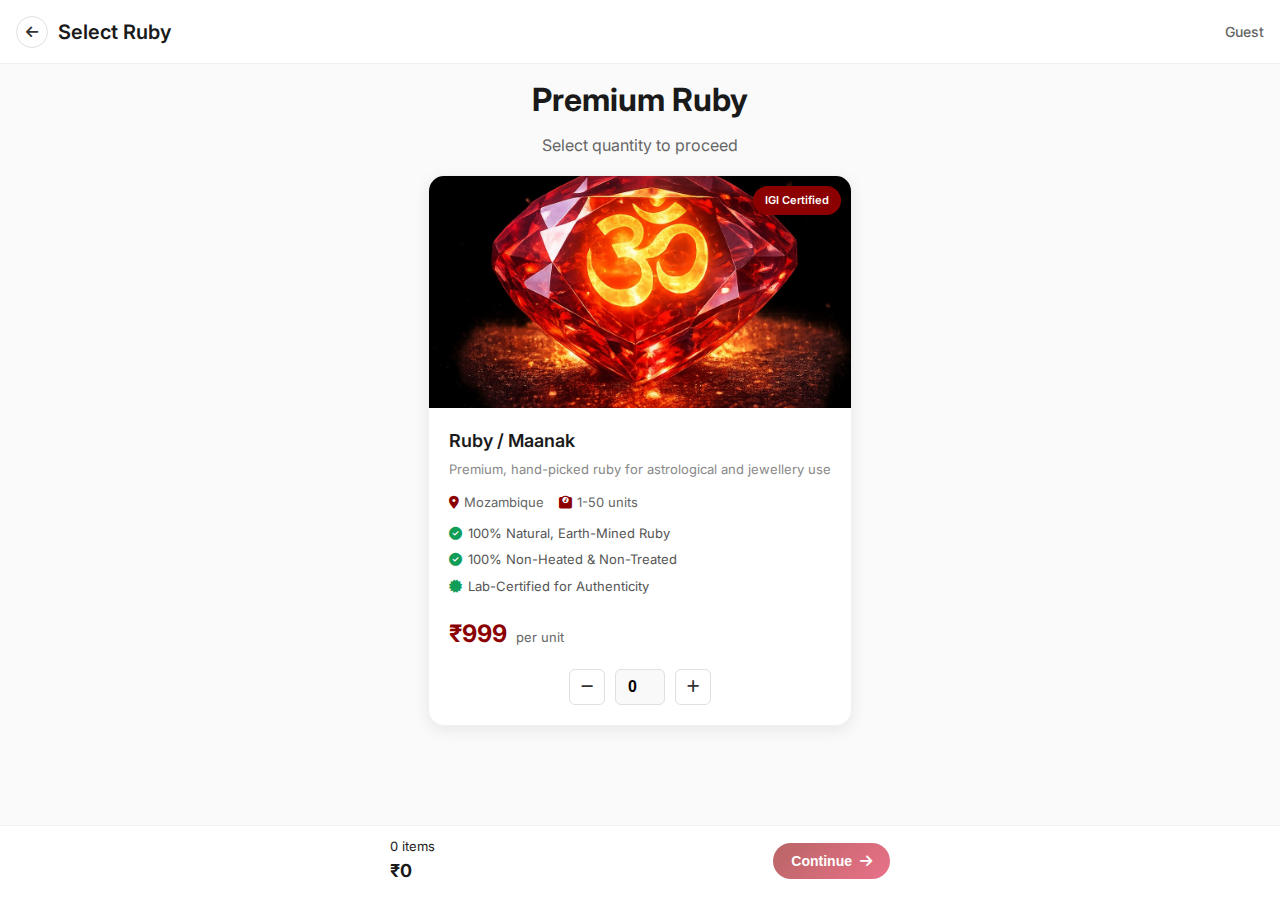
<file: lp/ruby-mobile-preview.html>
<!DOCTYPE html>
<html lang="en">
<head>
    <meta charset="UTF-8">
    <meta name="viewport" content="width=device-width, initial-scale=1.0">
    <title>Select Ruby - Mobile Single File Preview | Glint Exim</title>
    <!-- External icon & font CDNs (these load from internet, everything else is inside this file) -->
    <link rel="stylesheet" href="https://cdnjs.cloudflare.com/ajax/libs/font-awesome/6.4.0/css/all.min.css">
    <link href="https://fonts.googleapis.com/css2?family=Inter:wght@300;400;500;600;700&display=swap" rel="stylesheet">

    <!-- Inline styles copied from ruby-styles.css (only Ruby products page part) -->
    <style>
        * {
            margin: 0;
            padding: 0;
            box-sizing: border-box;
        }

        .ruby-page {
            font-family: 'Inter', -apple-system, BlinkMacSystemFont, 'Segoe UI', sans-serif;
            background: #fafafa;
            color: #1a1a1a;
            min-height: 100vh;
            line-height: 1.6;
        }

        .products-nav {
            height: 64px;
            padding: 0 16px;
            display: flex;
            align-items: center;
            justify-content: space-between;
            background: #ffffff;
            border-bottom: 1px solid #f0f0f0;
            position: sticky;
            top: 0;
            z-index: 10;
        }

        .nav-left {
            display: flex;
            align-items: center;
            gap: 10px;
        }

        .back-btn {
            width: 32px;
            height: 32px;
            border-radius: 999px;
            border: 1px solid #e0e0e0;
            display: flex;
            align-items: center;
            justify-content: center;
            background: #fff;
            cursor: pointer;
        }

        .back-btn i {
            font-size: 14px;
            color: #333;
        }

        .products-nav h2 {
            font-size: 20px;
            font-weight: 600;
            color: #1a1a1a;
        }

        .user-name {
            font-size: 14px;
            color: #666;
            font-weight: 500;
        }

        /* Products page layout */
        .products-section {
            padding: 10px 0 90px;
        }

        .container-ruby {
            max-width: 1200px;
            margin: 0 auto;
            padding: 0 20px;
        }

        .products-header {
            text-align: center;
            margin-bottom: 16px;
        }

        .products-header h1 {
            font-size: 32px;
            font-weight: 700;
            color: #1a1a1a;
            margin-bottom: 8px;
        }

        .products-header p {
            color: #666;
            font-size: 16px;
        }

        .products-grid {
            display: flex;
            justify-content: center;
            align-items: center;
            max-width: 500px;
            margin: 0 auto;
        }

        .product-card-ruby {
            background: white;
            border-radius: 16px;
            overflow: hidden;
            box-shadow: 0 4px 16px rgba(0, 0, 0, 0.08);
            transition: all 0.3s cubic-bezier(0.4, 0, 0.2, 1);
            max-width: 100%;
            display: flex;
            flex-direction: column;
            border: 1px solid #f0f0f0;
        }

        .product-image-wrapper {
            position: relative;
            width: 100%;
            padding-top: 55%;
            background: #f5f5f5;
            overflow: hidden;
        }

        .product-image-ruby {
            position: absolute;
            top: 0;
            left: 0;
            width: 100%;
            height: 100%;
            object-fit: cover;
        }

        .product-badge {
            position: absolute;
            top: 10px;
            right: 10px;
            background: #8b0000;
            color: white;
            padding: 6px 12px;
            border-radius: 20px;
            font-size: 11px;
            font-weight: 600;
        }

        .product-info-ruby {
            padding: 20px;
        }

        .product-name-ruby {
            font-size: 18px;
            font-weight: 600;
            color: #1a1a1a;
            margin-bottom: 6px;
            line-height: 1.4;
        }

        .product-subtitle {
            font-size: 13px;
            color: #888;
            margin-bottom: 12px;
        }

        .product-meta {
            display: flex;
            gap: 15px;
            margin-bottom: 10px;
            font-size: 13px;
            color: #666;
        }

        .product-meta span {
            display: flex;
            align-items: center;
            gap: 5px;
        }

        .product-meta i {
            color: #8b0000;
        }

        .product-quality-list {
            list-style: none;
            padding: 0;
            margin: 0 0 18px 0;
            display: flex;
            flex-direction: column;
            gap: 6px;
            font-size: 13px;
            color: #555;
        }

        .product-quality-list li {
            display: flex;
            align-items: center;
            gap: 6px;
        }

        .product-quality-list i {
            color: #0f9d58;
            font-size: 13px;
        }

        .product-price-ruby {
            margin-bottom: 16px;
        }

        .price-label {
            font-size: 24px;
            font-weight: 700;
            color: #8b0000;
        }

        .price-unit {
            font-size: 13px;
            color: #666;
            margin-left: 5px;
        }

        .product-quantity-selector {
            display: flex;
            align-items: center;
            gap: 10px;
            justify-content: center;
        }

        .qty-btn-small {
            width: 36px;
            height: 36px;
            border: 1px solid #e0e0e0;
            background: white;
            border-radius: 6px;
            cursor: pointer;
            display: flex;
            align-items: center;
            justify-content: center;
            color: #333;
            transition: all 0.3s ease;
            font-size: 14px;
        }

        .qty-input-small {
            width: 50px;
            height: 36px;
            text-align: center;
            border: 1px solid #e0e0e0;
            border-radius: 6px;
            font-size: 16px;
            font-weight: 600;
            background: #f9f9f9;
        }

        /* Cart summary bar */
        .cart-summary-bar {
            position: fixed;
            left: 0;
            right: 0;
            bottom: 0;
            background: #ffffff;
            border-top: 1px solid #f0f0f0;
            padding: 10px 16px 14px;
            display: flex;
            align-items: center;
            justify-content: center;
        }

        .cart-summary-content {
            width: 100%;
            max-width: 500px;
            display: flex;
            align-items: center;
            justify-content: space-between;
            gap: 12px;
        }

        .cart-info {
            display: flex;
            flex-direction: column;
            font-size: 13px;
        }

        .cart-total {
            font-weight: 700;
            font-size: 18px;
        }

        .btn-ruby.btn-primary {
            border: none;
            border-radius: 999px;
            padding: 10px 18px;
            background: linear-gradient(135deg, #8b0000, #dc143c);
            color: #fff;
            font-size: 14px;
            font-weight: 600;
            cursor: pointer;
            display: inline-flex;
            align-items: center;
            gap: 8px;
        }

        .btn-ruby.btn-primary:disabled {
            opacity: 0.6;
            cursor: not-allowed;
        }

        @media (max-width: 480px) {
            .products-header h1 {
                font-size: 26px;
            }

            .container-ruby {
                padding: 0 16px;
            }
        }
    </style>
</head>
<body class="ruby-page products-page">
    <div class="products-nav">
        <div class="nav-left">
            <button class="back-btn" onclick="history.back()">
                <i class="fas fa-arrow-left"></i>
            </button>
            <h2>Select Ruby</h2>
        </div>
        <div class="nav-right">
            <span class="user-name" id="userName">Guest</span>
        </div>
    </div>

    <section class="products-section">
        <div class="container-ruby">
            <div class="products-header">
                <h1>Premium Ruby</h1>
                <p>Select quantity to proceed</p>
            </div>

            <div class="products-grid" id="productsGrid">
                <!-- Product card injected by JS -->
            </div>
        </div>
    </section>

    <div class="cart-summary-bar" id="cartSummaryBar">
        <div class="cart-summary-content">
            <div class="cart-info">
                <span class="cart-count" id="cartCount">0 items</span>
                <span class="cart-total" id="cartTotalBar">₹0</span>
            </div>
            <button class="btn-ruby btn-primary btn-continue" id="continueToAddress" disabled>
                Continue <i class="fas fa-arrow-right"></i>
            </button>
        </div>
    </div>

    <!-- Inline JS: simplified version of ruby-products.js without login redirect -->
    <script>
        // Product data (same as live page)
        const RUBY_PRODUCTS = [
            {
                id: 'ruby-1',
                name: 'Ruby / Maanak',
                price: 999,
                image: 'images/ruby.jpeg', // keep same image path
                origin: 'Mozambique',
                unit: '1-50',
                certification: 'IGI Certified'
            }
        ];

        document.addEventListener('DOMContentLoaded', function () {
            // Set a simple guest name
            const userNameEl = document.getElementById('userName');
            if (userNameEl) userNameEl.textContent = 'Guest';

            // Render product card
            if (document.getElementById('productsGrid')) {
                loadProducts();
            }

            // Initialize cart summary
            updateCartSummary();

            // Continue button just shows an alert in preview
            const continueBtn = document.getElementById('continueToAddress');
            if (continueBtn) {
                continueBtn.addEventListener('click', function () {
                    alert('This is a single-file mobile preview. On the real site this goes to the address page.');
                });
            }
        });

        function loadProducts() {
            const grid = document.getElementById('productsGrid');
            const cart = getCart();

            grid.innerHTML = RUBY_PRODUCTS.map(product => {
                const cartItem = cart.items.find(item => item.id === product.id);
                const quantity = cartItem ? cartItem.quantity : 0;

                return `
                    <div class="product-card-ruby">
                        <div class="product-image-wrapper">
                            <img src="${product.image}" alt="${product.name}" class="product-image-ruby">
                            <div class="product-badge">${product.certification}</div>
                        </div>
                        <div class="product-info-ruby">
                            <h3 class="product-name-ruby">${product.name}</h3>
                            <div class="product-subtitle">
                                Premium, hand-picked ruby for astrological and jewellery use
                            </div>
                            <div class="product-meta">
                                <span><i class="fas fa-map-marker-alt"></i> ${product.origin}</span>
                                <span><i class="fas fa-weight"></i> ${product.unit} units</span>
                            </div>
                            <ul class="product-quality-list">
                                <li><i class="fas fa-check-circle"></i> 100% Natural, Earth-Mined Ruby</li>
                                <li><i class="fas fa-check-circle"></i> 100% Non-Heated &amp; Non-Treated</li>
                                <li><i class="fas fa-certificate"></i> Lab-Certified for Authenticity</li>
                            </ul>
                            <div class="product-price-ruby">
                                <span class="price-label">₹${product.price.toLocaleString('en-IN')}</span>
                                <span class="price-unit">per unit</span>
                            </div>
                            <div class="product-quantity-selector">
                                <button class="qty-btn-small qty-minus" onclick="updateProductQuantity('${product.id}', -1)">
                                    <i class="fas fa-minus"></i>
                                </button>
                                <input type="number" class="qty-input-small" value="${quantity}" min="0" max="50"
                                       id="qty-${product.id}" readonly>
                                <button class="qty-btn-small qty-plus" onclick="updateProductQuantity('${product.id}', 1)">
                                    <i class="fas fa-plus"></i>
                                </button>
                            </div>
                        </div>
                    </div>
                `;
            }).join('');
        }

        // Simple in-memory cart just for this preview
        const previewCart = { items: [], total: 0 };

        function getCart() {
            return previewCart;
        }

        function saveCart(cart) {
            cart.total = cart.items.reduce((sum, item) => sum + item.total, 0);
        }

        function updateProductQuantity(productId, change) {
            const product = RUBY_PRODUCTS.find(p => p.id === productId);
            if (!product) return;

            const cart = getCart();
            const existingItem = cart.items.find(item => item.id === productId);

            let newQuantity = existingItem ? existingItem.quantity + change : change;
            if (newQuantity < 0) newQuantity = 0;
            if (newQuantity > 50) {
                alert('Maximum 50 items allowed per product');
                return;
            }

            if (newQuantity === 0) {
                cart.items = cart.items.filter(item => item.id !== productId);
            } else {
                if (existingItem) {
                    existingItem.quantity = newQuantity;
                    existingItem.total = newQuantity * product.price;
                } else {
                    cart.items.push({
                        id: productId,
                        name: product.name,
                        price: product.price,
                        quantity: newQuantity,
                        total: newQuantity * product.price,
                        image: product.image
                    });
                }
            }

            saveCart(cart);

            const qtyInput = document.getElementById(`qty-${productId}`);
            if (qtyInput) qtyInput.value = newQuantity;

            updateCartSummary();
        }

        function updateCartSummary() {
            const cart = getCart();
            const itemCount = cart.items.reduce((sum, item) => sum + item.quantity, 0);

            const countEl = document.getElementById('cartCount');
            const totalEl = document.getElementById('cartTotalBar');
            const continueBtn = document.getElementById('continueToAddress');

            if (countEl) {
                countEl.textContent = `${itemCount} item${itemCount !== 1 ? 's' : ''}`;
            }
            if (totalEl) {
                totalEl.textContent = `₹${(cart.total || 0).toLocaleString('en-IN')}`;
            }
            if (continueBtn) {
                continueBtn.disabled = itemCount === 0;
            }
        }
    </script>
</body>
</html>
</file>
<file: campaign-ruby/styles.css>
:root {
  --ruby: #8b000f;
  --ruby-dark: #5e0009;
  --ruby-soft: #f7ebee;
  --gold: #d8aa3a;
  --ink: #0f1115;
  --muted: #6b7280;
  --card: #11141c;
  --border: #1f2430;
  --shadow: 0 20px 60px rgba(0, 0, 0, 0.35);
  --radius: 18px;
  --radius-sm: 12px;
}

*,
*::before,
*::after {
  box-sizing: border-box;
}

/* Prevent horizontal overflow */
html, body {
  overflow-x: hidden;
  width: 100%;
  max-width: 100vw;
}

/* Ensure all containers respect viewport */
.page-shell,
.topbar,
.hero,
.section,
.cta-card,
.cards-grid,
.cert-grid,
.products-grid {
  box-sizing: border-box;
}

html {
  overflow-x: hidden;
  width: 100%;
}

body {
  margin: 0;
  padding: 0;
  font-family: 'Inter', system-ui, -apple-system, sans-serif;
  background: radial-gradient(circle at 20% 20%, rgba(216, 170, 58, 0.05), transparent 25%),
              radial-gradient(circle at 80% 0%, rgba(139, 0, 15, 0.08), transparent 30%),
              #0b0c10;
  color: #e5e7eb;
  line-height: 1.6;
  overflow-x: hidden;
  width: 100%;
  max-width: 100vw;
}

h1, h2, h3, h4 {
  font-family: 'Playfair Display', 'Inter', serif;
  color: #f8fafc;
  margin: 0 0 12px;
}

p {
  margin: 0 0 14px;
  color: #cbd5e1;
}

a {
  color: #f8fafc;
}

.page-shell {
  min-height: 100vh;
  padding: 16px;
  max-width: 1200px;
  margin: 0 auto 48px;
  width: 100%;
  box-sizing: border-box;
}

.topbar {
  display: flex;
  align-items: center;
  justify-content: space-between;
  padding: 14px 18px;
  background: rgba(17, 20, 28, 0.75);
  border: 1px solid var(--border);
  backdrop-filter: blur(10px);
  border-radius: var(--radius);
  margin-bottom: 18px;
}

.brand {
  display: flex;
  gap: 12px;
  align-items: center;
}

.logo-gem {
  width: 42px;
  height: 42px;
  border-radius: 12px;
  background: linear-gradient(135deg, var(--ruby), var(--ruby-dark));
  display: grid;
  place-items: center;
  color: #fef3c7;
  box-shadow: 0 12px 24px rgba(139, 0, 15, 0.35);
}

.brand-logo {
  height: 42px;
  width: auto;
  border-radius: 10px;
  object-fit: contain;
  background: #0b0c10;
  padding: 4px;
  border: 1px solid var(--border);
  box-shadow: 0 8px 18px rgba(0, 0, 0, 0.25);
}

.brand-text strong {
  font-size: 16px;
}

.brand-text small {
  display: block;
  color: var(--muted);
  font-size: 12px;
}

.btn {
  border: 1px solid transparent;
  border-radius: 999px;
  padding: 12px 18px;
  font-weight: 600;
  cursor: pointer;
  transition: transform 0.2s ease, box-shadow 0.2s ease, border-color 0.2s ease;
  background: #1f2430;
  color: #f8fafc;
}

.btn:hover {
  transform: translateY(-2px);
}

.btn.primary {
  background: linear-gradient(135deg, var(--ruby), var(--ruby-dark));
  border-color: rgba(216, 170, 58, 0.4);
  box-shadow: 0 14px 36px rgba(139, 0, 15, 0.35);
}

.btn.outline {
  background: transparent;
  border-color: var(--border);
}

.btn.ghost {
  background: rgba(255, 255, 255, 0.06);
  border-color: rgba(255, 255, 255, 0.08);
}

/* Shop Ruby button - matches website ruby color scheme */
#shopRubyBtn {
  background: linear-gradient(135deg, var(--ruby), var(--ruby-dark)) !important;
  border-color: var(--ruby) !important;
  color: #ffffff !important;
  font-weight: 600 !important;
  box-shadow: 0 4px 12px rgba(139, 0, 15, 0.4) !important;
  transition: all 0.2s ease !important;
}

#shopRubyBtn:hover {
  background: linear-gradient(135deg, var(--ruby-dark), #4a0007) !important;
  box-shadow: 0 6px 16px rgba(139, 0, 15, 0.5) !important;
  transform: translateY(-1px);
}

.hero {
  display: grid;
  grid-template-columns: repeat(auto-fit, minmax(320px, 1fr));
  gap: 24px;
  padding: 24px;
  background: rgba(17, 20, 28, 0.8);
  border: 1px solid var(--border);
  border-radius: var(--radius);
  box-shadow: var(--shadow);
}

.hero-copy .eyebrow {
  text-transform: uppercase;
  letter-spacing: 0.08em;
  color: var(--gold);
  font-weight: 700;
  margin-bottom: 10px;
  font-size: 12px;
}

.hero-copy h1 {
  font-size: clamp(28px, 4vw, 40px);
  line-height: 1.2;
}

.offer-banner {
  display: grid;
  grid-template-columns: auto 1fr;
  gap: 12px;
  align-items: center;
  padding: 12px;
  margin: 12px 0 6px;
  border-radius: var(--radius-sm);
  border: 1px solid rgba(216, 170, 58, 0.35);
  background: rgba(216, 170, 58, 0.08);
  color: #fef3c7;
}

.offer-price strong {
  display: block;
  font-size: 22px;
  line-height: 1.1;
}

.offer-price small {
  display: block;
  color: #fef3c7;
  opacity: 0.9;
}

.offer-label {
  display: inline-block;
  padding: 4px 8px;
  border-radius: 8px;
  background: rgba(0, 0, 0, 0.25);
  font-size: 12px;
  font-weight: 700;
  letter-spacing: 0.04em;
}

.offer-detail p {
  margin: 2px 0;
  color: #fef3c7;
}

.offer-detail .tiny-muted {
  font-size: 12px;
  color: rgba(255, 255, 255, 0.75);
}

.hero-copy .lede {
  font-size: 16px;
  color: #c7d2fe;
}

.hero-badges {
  display: flex;
  flex-wrap: wrap;
  gap: 10px;
  margin: 18px 0;
}

.hero-badges span {
  padding: 10px 12px;
  background: rgba(255, 255, 255, 0.04);
  border: 1px solid var(--border);
  border-radius: 12px;
  color: #e5e7eb;
  font-size: 13px;
  display: inline-flex;
  gap: 8px;
  align-items: center;
}

.hero-actions {
  display: flex;
  gap: 12px;
  flex-wrap: wrap;
  margin: 10px 0 6px;
}

.trust-note {
  color: var(--muted);
  font-size: 13px;
}

.hero-visual {
  display: grid;
  place-items: center;
}

.hero-card {
  background: linear-gradient(180deg, #131722 0%, #0d1018 100%);
  border: 1px solid var(--border);
  border-radius: var(--radius);
  padding: 16px;
  position: relative;
  overflow: hidden;
  box-shadow: var(--shadow);
  max-width: 420px;
  width: 100%;
}

.hero-card img {
  width: 100%;
  border-radius: var(--radius-sm);
  display: block;
  object-fit: cover;
  max-height: 420px;
}

.hero-carousel {
  position: relative;
  width: 100%;
  height: 100%;
  overflow: hidden;
  border-radius: var(--radius-sm);
}

.carousel-slide {
  display: none;
  width: 100%;
  opacity: 0;
  transition: opacity 0.6s ease-in-out;
}

.carousel-slide.active {
  display: block;
  opacity: 1;
}

.carousel-slide img {
  width: 100%;
  height: auto;
  display: block;
  border-radius: var(--radius-sm);
}

.carousel-dots {
  position: absolute;
  bottom: 16px;
  left: 50%;
  transform: translateX(-50%);
  display: flex;
  gap: 8px;
  z-index: 10;
}

.carousel-dots .dot {
  width: 8px;
  height: 8px;
  border-radius: 50%;
  background: rgba(255, 255, 255, 0.4);
  cursor: pointer;
  transition: background 0.3s ease;
}

.carousel-dots .dot.active {
  background: var(--gold);
  box-shadow: 0 0 8px rgba(216, 170, 58, 0.6);
}

.price-chip {
  position: absolute;
  top: 16px;
  right: 16px;
  background: rgba(0, 0, 0, 0.55);
  border: 1px solid rgba(216, 170, 58, 0.5);
  color: #fef3c7;
  padding: 10px 14px;
  border-radius: 12px;
  text-align: right;
}

.price-chip strong {
  display: block;
  font-size: 18px;
}

.quality-pills {
  display: flex;
  gap: 8px;
  flex-wrap: wrap;
  margin-top: 12px;
}

.quality-pills span {
  font-size: 12px;
  padding: 8px 10px;
  background: rgba(216, 170, 58, 0.08);
  border: 1px solid rgba(216, 170, 58, 0.2);
  border-radius: 10px;
  color: #fef3c7;
}

.section {
  margin-top: 34px;
  padding: 24px;
  background: rgba(17, 20, 28, 0.7);
  border: 1px solid var(--border);
  border-radius: var(--radius);
  box-shadow: var(--shadow);
  width: 100%;
  box-sizing: border-box;
}

.section-head {
  text-align: center;
  max-width: 740px;
  margin: 0 auto 20px;
}

.section-head .eyebrow {
  color: var(--gold);
  text-transform: uppercase;
  letter-spacing: 0.1em;
  font-weight: 700;
  font-size: 12px;
  margin-bottom: 8px;
}

.section-head h2 {
  font-size: clamp(24px, 3vw, 32px);
}

.video-frame {
  position: relative;
  padding-top: 56.25%;
  border-radius: var(--radius);
  overflow: hidden;
  border: 1px solid var(--border);
  background: #0b0c10;
}

.video-frame iframe,
.video-frame video {
  position: absolute;
  top: 0;
  left: 0;
  width: 100%;
  height: 100%;
  border: none;
  object-fit: contain;
}

/* Video Carousel */
.video-carousel {
  position: relative;
  max-width: 900px;
  margin: 0 auto;
}

.video-carousel-inner {
  position: relative;
  overflow: hidden;
  border-radius: var(--radius);
}

.video-slide {
  display: none;
  width: 100%;
}

.video-slide.active {
  display: block;
  animation: videoSlideFade 0.4s ease;
}

@keyframes videoSlideFade {
  from { opacity: 0; }
  to { opacity: 1; }
}

.video-slide-caption {
  text-align: center;
  margin-top: 12px;
  color: var(--muted);
  font-size: 14px;
}

.video-carousel-prev,
.video-carousel-next {
  position: absolute;
  top: 50%;
  transform: translateY(-50%);
  width: 48px;
  height: 48px;
  border-radius: 50%;
  border: 1px solid var(--border);
  background: rgba(17, 20, 28, 0.9);
  color: #e5e7eb;
  cursor: pointer;
  display: flex;
  align-items: center;
  justify-content: center;
  z-index: 10;
  transition: all 0.2s ease;
}

.video-carousel-prev:hover,
.video-carousel-next:hover {
  background: var(--ruby);
  color: white;
  border-color: var(--ruby);
}

.video-carousel-prev {
  left: -24px;
}

.video-carousel-next {
  right: -24px;
}

.video-carousel-indicators {
  display: flex;
  justify-content: center;
  gap: 10px;
  margin-top: 16px;
}

.video-indicator {
  width: 10px;
  height: 10px;
  border-radius: 50%;
  border: 1px solid var(--border);
  background: transparent;
  cursor: pointer;
  padding: 0;
  transition: all 0.2s ease;
}

.video-indicator:hover,
.video-indicator.active {
  background: var(--ruby);
  border-color: var(--ruby);
}

.cards-grid {
  display: grid;
  grid-template-columns: repeat(auto-fit, minmax(220px, 1fr));
  gap: 14px;
}

.card {
  background: rgba(255, 255, 255, 0.03);
  border: 1px solid var(--border);
  border-radius: var(--radius-sm);
  padding: 16px;
}

.card .icon {
  width: 42px;
  height: 42px;
  border-radius: 12px;
  background: linear-gradient(135deg, var(--ruby), var(--ruby-dark));
  display: grid;
  place-items: center;
  color: #fef3c7;
  margin-bottom: 10px;
}

.products-grid {
  display: grid;
  grid-template-columns: repeat(auto-fit, minmax(280px, 1fr));
  gap: 18px;
}

.product-card {
  background: rgba(255, 255, 255, 0.03);
  border: 1px solid var(--border);
  border-radius: var(--radius-sm);
  padding: 20px;
  position: relative;
}

.product-image {
  width: 100%;
  height: 200px;
  margin-bottom: 16px;
  border-radius: var(--radius-sm);
  overflow: hidden;
  background: rgba(0, 0, 0, 0.2);
  display: flex;
  align-items: center;
  justify-content: center;
}

.product-image img {
  width: 100%;
  height: 100%;
  object-fit: cover;
  border-radius: var(--radius-sm);
}

.coming-soon-badge {
  position: absolute;
  top: 12px;
  right: 12px;
  background: linear-gradient(135deg, var(--gold), #b8941f);
  color: #0b0c10;
  padding: 6px 12px;
  border-radius: 20px;
  font-size: 11px;
  font-weight: 700;
  text-transform: uppercase;
  letter-spacing: 0.05em;
  box-shadow: 0 4px 12px rgba(216, 170, 58, 0.3);
  z-index: 2;
}

.product-card h3 {
  font-size: 20px;
  margin-bottom: 8px;
  padding-right: 100px;
}

.product-category {
  color: var(--gold);
  font-size: 13px;
  font-weight: 600;
  margin-bottom: 12px;
  text-transform: uppercase;
  letter-spacing: 0.05em;
}

.product-description {
  color: #cbd5e1;
  font-size: 14px;
  line-height: 1.6;
  margin-bottom: 14px;
}

.product-benefits {
  list-style: none;
  padding: 0;
  margin: 0;
}

.product-benefits li {
  color: #d1d5db;
  font-size: 13px;
  line-height: 1.6;
  margin-bottom: 8px;
  padding-left: 20px;
  position: relative;
}

.product-benefits li::before {
  content: "✓";
  position: absolute;
  left: 0;
  color: var(--gold);
  font-weight: 700;
}

.split {
  display: grid;
  grid-template-columns: repeat(auto-fit, minmax(280px, 1fr));
  gap: 20px;
  align-items: center;
}

.bullets {
  list-style: none;
  padding: 0;
  margin: 0 0 18px;
}

.bullets li {
  display: flex;
  gap: 10px;
  align-items: flex-start;
  margin-bottom: 10px;
  color: #d1d5db;
}

.bullets i {
  color: var(--gold);
  margin-top: 3px;
}

.cta-row {
  display: flex;
  gap: 10px;
  flex-wrap: wrap;
}

.badge-stack {
  display: grid;
  gap: 10px;
}

.badge {
  background: rgba(216, 170, 58, 0.08);
  border: 1px solid rgba(216, 170, 58, 0.25);
  border-radius: var(--radius-sm);
  padding: 12px;
  color: #fef3c7;
}

.quote {
  margin-top: 12px;
  background: rgba(255, 255, 255, 0.03);
  border: 1px solid var(--border);
  border-radius: var(--radius-sm);
  padding: 14px;
  font-style: italic;
  color: #e5e7eb;
}

.cert-grid {
  display: grid;
  grid-template-columns: repeat(auto-fit, minmax(240px, 1fr));
  gap: 12px;
}

.cert-card {
  padding: 14px;
  border-radius: var(--radius-sm);
  border: 1px solid var(--border);
  background: rgba(255, 255, 255, 0.03);
}

.vision-mission {
  display: grid;
  grid-template-columns: repeat(auto-fit, minmax(300px, 1fr));
  gap: 16px;
  margin: 24px 0;
}

.vision-mission-card {
  padding: 20px;
  border-radius: var(--radius-sm);
  border: 1px solid rgba(216, 170, 58, 0.3);
  background: rgba(216, 170, 58, 0.08);
  color: #fef3c7;
}

.vision-mission-card h3 {
  color: #fef3c7;
  font-size: 18px;
  margin-bottom: 12px;
  display: flex;
  align-items: center;
  gap: 10px;
}

.vision-mission-card h3 i {
  color: var(--gold);
}

.vision-mission-card p {
  color: #e5e7eb;
  font-style: italic;
  line-height: 1.6;
  margin: 0;
}

.story-content {
  display: grid;
  grid-template-columns: repeat(auto-fit, minmax(240px, 1fr));
  gap: 12px;
  margin-top: 24px;
}

.story-point {
  display: flex;
  gap: 10px;
  padding: 12px;
  border-radius: var(--radius-sm);
  border: 1px solid var(--border);
  background: rgba(255, 255, 255, 0.02);
}

.story-point .icon {
  width: 38px;
  height: 38px;
  border-radius: 10px;
  background: linear-gradient(135deg, var(--ruby), var(--ruby-dark));
  display: grid;
  place-items: center;
  color: #fef3c7;
  flex-shrink: 0;
}

.process .steps {
  display: grid;
  grid-template-columns: repeat(auto-fit, minmax(200px, 1fr));
  gap: 12px;
}

.step {
  padding: 14px;
  border-radius: var(--radius-sm);
  border: 1px solid var(--border);
  background: rgba(255, 255, 255, 0.02);
}

.step-num {
  display: inline-flex;
  align-items: center;
  justify-content: center;
  width: 30px;
  height: 30px;
  border-radius: 10px;
  background: rgba(216, 170, 58, 0.15);
  color: #fef3c7;
  font-weight: 700;
  margin-bottom: 8px;
}

.cta {
  background: linear-gradient(135deg, rgba(139, 0, 15, 0.85), rgba(8, 10, 16, 0.95));
  border: 1px solid rgba(216, 170, 58, 0.35);
  box-shadow: 0 16px 60px rgba(139, 0, 15, 0.4);
}

.cta-card {
  display: grid;
  grid-template-columns: 2fr 1fr;
  gap: 18px;
  align-items: center;
}

.cta-actions {
  display: flex;
  gap: 10px;
  flex-wrap: wrap;
  margin: 10px 0;
}

.cta-pillars {
  display: grid;
  gap: 10px;
}

.pillar {
  padding: 10px 12px;
  border-radius: 12px;
  border: 1px solid rgba(255, 255, 255, 0.1);
  background: rgba(0, 0, 0, 0.25);
  color: #fef3c7;
  display: flex;
  gap: 8px;
  align-items: center;
}

.faq-list {
  display: grid;
  grid-template-columns: repeat(auto-fit, minmax(280px, 1fr));
  gap: 16px;
  max-width: 960px;
  margin: 0 auto;
}

.faq-item {
  padding: 16px 18px;
  border-radius: var(--radius-sm);
  border: 1px solid var(--border);
  background: rgba(255, 255, 255, 0.03);
}

.footer {
  margin-top: 28px;
  padding: 20px;
  border-radius: var(--radius);
  border: 1px solid var(--border);
  background: rgba(17, 20, 28, 0.7);
}

.footer a {
  text-decoration: none;
}

.footer a:hover {
  text-decoration: none;
}

.footer-grid {
  display: grid;
  grid-template-columns: repeat(auto-fit, minmax(220px, 1fr));
  gap: 14px;
}

.footer-note {
  margin-top: 12px;
  color: var(--muted);
  font-size: 13px;
}

#product-component-1768370709576 {
  position: fixed !important;
  left: -9999px !important;
  top: -9999px !important;
  visibility: hidden !important;
  opacity: 0 !important;
  /* Allow pointer events so buttons can be clicked programmatically */
  pointer-events: auto !important;
  /* Allow component to render but keep it invisible */
  width: 0 !important;
  height: 0 !important;
  max-width: 0 !important;
  max-height: 0 !important;
  overflow: hidden !important;
  z-index: -1 !important;
}

/* Hide all Shopify product images and content in the hidden component */
#product-component-1768370709576 > *:not(.shopify-buy__modal):not([class*="shopify-buy__modal"]) {
  display: none !important;
  visibility: hidden !important;
  opacity: 0 !important;
}

/* Hide product images specifically */
#product-component-1768370709576 .shopify-buy__product,
#product-component-1768370709576 .shopify-buy__product__wrapper,
#product-component-1768370709576 .shopify-buy__product__images,
#product-component-1768370709576 .shopify-buy__product__image,
#product-component-1768370709576 img {
  display: none !important;
  visibility: hidden !important;
  opacity: 0 !important;
  width: 0 !important;
  height: 0 !important;
}

/* Hide Shopify cart sidebar and toggle */
.shopify-buy__cart-toggle,
.shopify-buy__cart,
.shopify-buy__cart__flyout,
[class*="shopify-buy__cart"] {
  display: none !important;
  visibility: hidden !important;
  opacity: 0 !important;
}

/* Only show cart when it has items and is opened via modal */
.shopify-buy__cart--is-open {
  display: block !important;
}

/* Ensure Shopify modal is visible when opened */
.shopify-buy__modal,
.shopify-buy__modal__overlay,
[class*="shopify-buy__modal"] {
  position: fixed !important;
  z-index: 999999 !important;
  visibility: visible !important;
  opacity: 1 !important;
  pointer-events: auto !important;
  /* Ensure modal appears on top and covers everything */
  top: 0 !important;
  left: 0 !important;
  right: 0 !important;
  bottom: 0 !important;
  width: 100vw !important;
  height: 100vh !important;
}

/* Hide any product images or content that might show in background */
.shopify-buy__product,
.shopify-buy__product__wrapper,
.shopify-buy__product__images,
.shopify-buy__product__image {
  display: none !important;
  visibility: hidden !important;
  opacity: 0 !important;
}

/* But show product images inside modal */
.shopify-buy__modal .shopify-buy__product,
.shopify-buy__modal .shopify-buy__product__wrapper,
.shopify-buy__modal .shopify-buy__product__images,
.shopify-buy__modal .shopify-buy__product__image {
  display: block !important;
  visibility: visible !important;
  opacity: 1 !important;
}

/* Ensure modal content is visible */
.shopify-buy__modal__content,
[class*="shopify-buy__modal__content"] {
  display: block !important;
  visibility: visible !important;
  opacity: 1 !important;
}

/* Floating Shop Ruby button - appears on scroll */
.floating-shop-btn {
  position: fixed;
  bottom: 24px;
  left: 50%;
  transform: translateX(-50%) translateY(20px);
  z-index: 1000;
  opacity: 0;
  visibility: hidden;
  transition: all 0.3s ease;
}

.floating-shop-btn.visible {
  opacity: 1;
  visibility: visible;
  transform: translateX(-50%) translateY(0);
}

.floating-shop-btn button {
  background: linear-gradient(135deg, var(--ruby), var(--ruby-dark));
  border: none;
  border-radius: 999px;
  padding: 18px 36px;
  color: #ffffff;
  font-weight: 700;
  font-size: 18px;
  cursor: pointer;
  box-shadow: 0 8px 24px rgba(139, 0, 15, 0.4);
  transition: all 0.2s ease;
  display: flex;
  align-items: center;
  gap: 10px;
  white-space: nowrap;
  min-width: 200px;
  justify-content: center;
}

.floating-shop-btn button:hover {
  background: linear-gradient(135deg, var(--ruby-dark), #4a0007);
  box-shadow: 0 10px 28px rgba(139, 0, 15, 0.5);
  transform: translateY(-2px);
}

/* Instagram Floating Button */
.instagram-float {
  position: fixed;
  width: 60px;
  height: 60px;
  bottom: 100px;
  right: 30px;
  background: linear-gradient(45deg, #f09433 0%, #e6683c 25%, #dc2743 50%, #cc2366 75%, #bc1888 100%);
  color: white;
  border-radius: 50%;
  text-align: center;
  font-size: 28px;
  box-shadow: 0 5px 20px rgba(225, 48, 108, 0.5);
  z-index: 999;
  display: flex;
  align-items: center;
  justify-content: center;
  transition: transform 0.3s ease, box-shadow 0.3s ease;
  text-decoration: none;
}

.instagram-float:hover {
  transform: scale(1.15);
  box-shadow: 0 8px 25px rgba(225, 48, 108, 0.7);
  text-decoration: none;
}

/* WhatsApp Floating Button */
.whatsapp-float {
  position: fixed;
  width: 60px;
  height: 60px;
  bottom: 30px;
  right: 30px;
  background: #25d366;
  color: white;
  border-radius: 50%;
  text-align: center;
  font-size: 30px;
  box-shadow: 0 5px 20px rgba(37, 211, 102, 0.5);
  z-index: 999;
  display: flex;
  align-items: center;
  justify-content: center;
  transition: transform 0.3s ease, box-shadow 0.3s ease;
  text-decoration: none;
}

.whatsapp-float:hover {
  transform: scale(1.15);
  box-shadow: 0 8px 25px rgba(37, 211, 102, 0.7);
  text-decoration: none;
}

@media (max-width: 820px) {
  .page-shell {
    padding: 12px;
    margin-bottom: 24px;
  }

  .topbar {
    flex-direction: column;
    gap: 10px;
    align-items: flex-start;
    padding: 12px 14px;
    width: 100%;
    box-sizing: border-box;
  }

  .brand {
    width: 100%;
    flex-wrap: wrap;
  }

  .brand-text {
    flex: 1;
    min-width: 0;
  }

  .top-cta {
    width: 100%;
  }

  .top-cta button {
    width: 100%;
  }

  .hero {
    padding: 16px;
    grid-template-columns: 1fr;
    gap: 16px;
  }

  .hero-copy {
    width: 100%;
    box-sizing: border-box;
  }

  .hero-copy h1 {
    font-size: clamp(24px, 6vw, 32px);
    word-wrap: break-word;
    overflow-wrap: break-word;
  }

  .hero-copy .lede,
  .hero-copy p {
    font-size: 14px;
    word-wrap: break-word;
    overflow-wrap: break-word;
  }

  .offer-banner {
    grid-template-columns: 1fr;
    gap: 12px;
    padding: 12px;
    width: 100%;
    box-sizing: border-box;
  }

  .offer-price {
    text-align: center;
    width: 100%;
  }

  .offer-price strong {
    font-size: clamp(28px, 8vw, 36px);
  }

  .offer-detail {
    text-align: center;
    font-size: 12px;
    width: 100%;
    word-wrap: break-word;
  }

  .offer-detail p {
    font-size: 12px;
    margin: 4px 0;
  }

  .hero-badges {
    flex-wrap: wrap;
    gap: 8px;
  }

  .hero-badges span {
    font-size: 12px;
    padding: 8px 12px;
    flex: 1 1 auto;
    min-width: 0;
  }

  .hero-actions {
    flex-direction: column;
    gap: 10px;
  }

  .hero-actions button {
    width: 100%;
  }

  .hero-card {
    max-width: 100%;
    width: 100%;
  }

  .section {
    padding: 16px;
  }

  .section-head h2 {
    font-size: clamp(24px, 6vw, 32px);
    word-wrap: break-word;
  }

  .cards-grid {
    grid-template-columns: 1fr;
    gap: 12px;
  }

  .cert-grid {
    grid-template-columns: 1fr;
    gap: 12px;
  }

  .cta-card {
    grid-template-columns: 1fr;
    padding: 16px;
  }

  .cta-pillars {
    grid-template-columns: repeat(2, 1fr);
    gap: 8px;
    font-size: 12px;
  }

  .cta-actions {
    flex-direction: column;
    gap: 10px;
  }

  .cta-actions button {
    width: 100%;
  }

  .faq-list {
    gap: 12px;
  }

  .faq-item {
    padding: 14px;
  }

  .products-grid {
    grid-template-columns: 1fr;
    gap: 16px;
  }

  .product-card {
    padding: 16px;
  }

  .floating-shop-btn {
    bottom: 16px;
    left: 50%;
    right: auto;
    transform: translateX(-50%) translateY(20px);
  }

  .floating-shop-btn.visible {
    transform: translateX(-50%) translateY(0);
  }

  .floating-shop-btn button {
    padding: 16px 28px;
    font-size: 16px;
    min-width: 180px;
    width: auto;
  }

  .instagram-float {
    width: 50px;
    height: 50px;
    font-size: 22px;
    bottom: 80px;
    right: 20px;
  }

  .whatsapp-float {
    width: 50px;
    height: 50px;
    font-size: 24px;
    bottom: 20px;
    right: 20px;
  }

  .video-carousel-prev {
    left: 8px;
  }

  .video-carousel-next {
    right: 8px;
  }

  .video-carousel-prev,
  .video-carousel-next {
    width: 40px;
    height: 40px;
    font-size: 14px;
  }

  .video-frame {
    width: 100%;
    height: auto;
    aspect-ratio: 16 / 9;
  }

  .video-frame iframe,
  .video-frame video {
    width: 100%;
    height: 100%;
  }

  /* Prevent horizontal overflow */
  * {
    max-width: 100%;
  }

  img {
    max-width: 100%;
    height: auto;
  }
}

/* Products Collection Section */
.products-collection {
  padding: 80px 0;
}

.collection-wrapper {
  max-width: 1400px;
  margin: 0 auto;
  padding: 0 24px;
}

/* Ensure Shopify collection component displays properly */
#collection-component-1769582114770 {
  width: 100%;
  min-height: 400px;
}

/* Product Modal Styles */
.product-modal {
  display: none;
  position: fixed;
  top: 0;
  left: 0;
  width: 100%;
  height: 100%;
  z-index: 10000;
  opacity: 0;
  transition: opacity 0.3s ease;
}

.product-modal.active {
  display: flex;
  align-items: center;
  justify-content: center;
  opacity: 1;
}

.product-modal-overlay {
  position: absolute;
  top: 0;
  left: 0;
  width: 100%;
  height: 100%;
  background: rgba(0, 0, 0, 0.75);
  backdrop-filter: blur(4px);
}

.product-modal-content {
  position: relative;
  background: var(--card);
  border: 1px solid var(--border);
  border-radius: var(--radius);
  max-width: 700px;
  width: 90%;
  max-height: 85vh;
  overflow-y: auto;
  box-shadow: var(--shadow);
  z-index: 10001;
  transform: scale(0.9);
  transition: transform 0.3s ease;
}

.product-modal.active .product-modal-content {
  transform: scale(1);
}

.product-modal-close {
  position: absolute;
  top: 20px;
  right: 20px;
  background: transparent;
  border: none;
  color: var(--muted);
  font-size: 24px;
  cursor: pointer;
  width: 40px;
  height: 40px;
  display: flex;
  align-items: center;
  justify-content: center;
  border-radius: 50%;
  transition: all 0.2s ease;
  z-index: 10002;
}

.product-modal-close:hover {
  background: rgba(255, 255, 255, 0.1);
  color: #fff;
  transform: rotate(90deg);
}

.product-modal-body {
  padding: 40px;
}

.product-modal-title {
  font-family: 'Playfair Display', serif;
  font-size: 28px;
  font-weight: 700;
  color: var(--gold);
  margin: 0 0 24px 0;
  line-height: 1.3;
}

.product-modal-description {
  color: #e5e7eb;
  font-size: 16px;
  line-height: 1.8;
  font-family: 'Inter', system-ui, -apple-system, sans-serif;
}

.product-modal-description p {
  margin: 0 0 16px 0;
}

.product-modal-description p:last-child {
  margin-bottom: 0;
}

/* Make product titles clickable */
#collection-component-1769582114770 [data-ruby-click-handler="true"],
#collection-component-1769582114770 [data-ganesh-click-handler="true"] {
  cursor: pointer !important;
  transition: all 0.2s ease !important;
  position: relative;
}

#collection-component-1769582114770 [data-ruby-click-handler="true"]:hover,
#collection-component-1769582114770 [data-ganesh-click-handler="true"]:hover {
  color: var(--gold) !important;
  text-decoration-color: var(--gold) !important;
  transform: translateX(4px);
}

/* Make Shopify products clickable */
#collection-component-1769582114770 .shopify-buy__product,
#collection-component-1769582114770 .shopify-buy__product__wrapper,
#collection-component-1769582114770 [class*="shopify-buy__product"],
#collection-component-1769582114770 [class*="product"] {
  position: relative;
}

/* Make product images clickable */
#collection-component-1769582114770 img {
  transition: opacity 0.2s ease;
}

/* Ensure product wrappers are clickable */
#collection-component-1769582114770 .shopify-buy__product {
  pointer-events: auto;
  position: relative;
}

/* But allow buttons to work normally */
#collection-component-1769582114770 .shopify-buy__btn,
#collection-component-1769582114770 button,
#collection-component-1769582114770 a[class*="btn"] {
  pointer-events: auto;
  z-index: 10;
  position: relative;
}

/* Responsive modal */
@media (max-width: 768px) {
  .product-modal-content {
    width: 95%;
    max-height: 90vh;
  }

  .product-modal-body {
    padding: 30px 20px;
  }

  .product-modal-title {
    font-size: 24px;
    padding-right: 40px;
  }

  .product-modal-close {
    top: 15px;
    right: 15px;
    width: 35px;
    height: 35px;
    font-size: 20px;
  }
}
</file>
